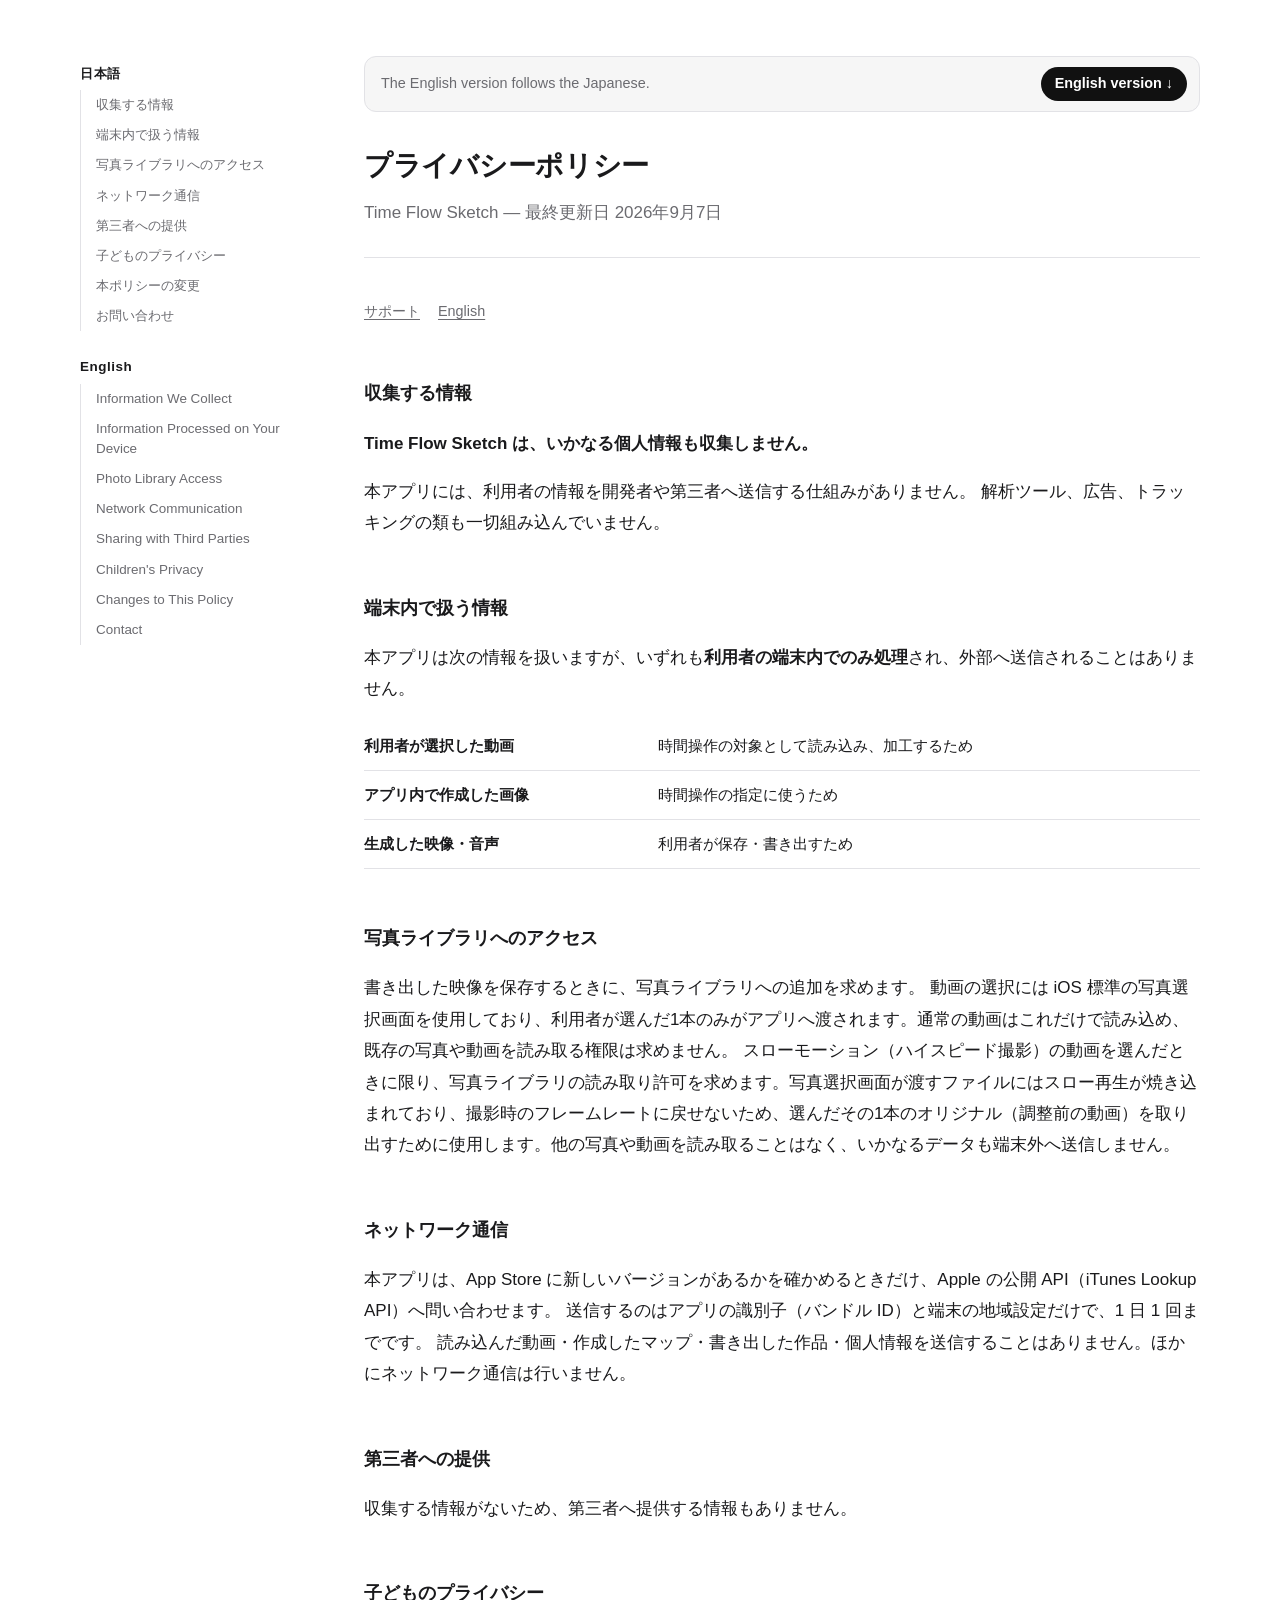
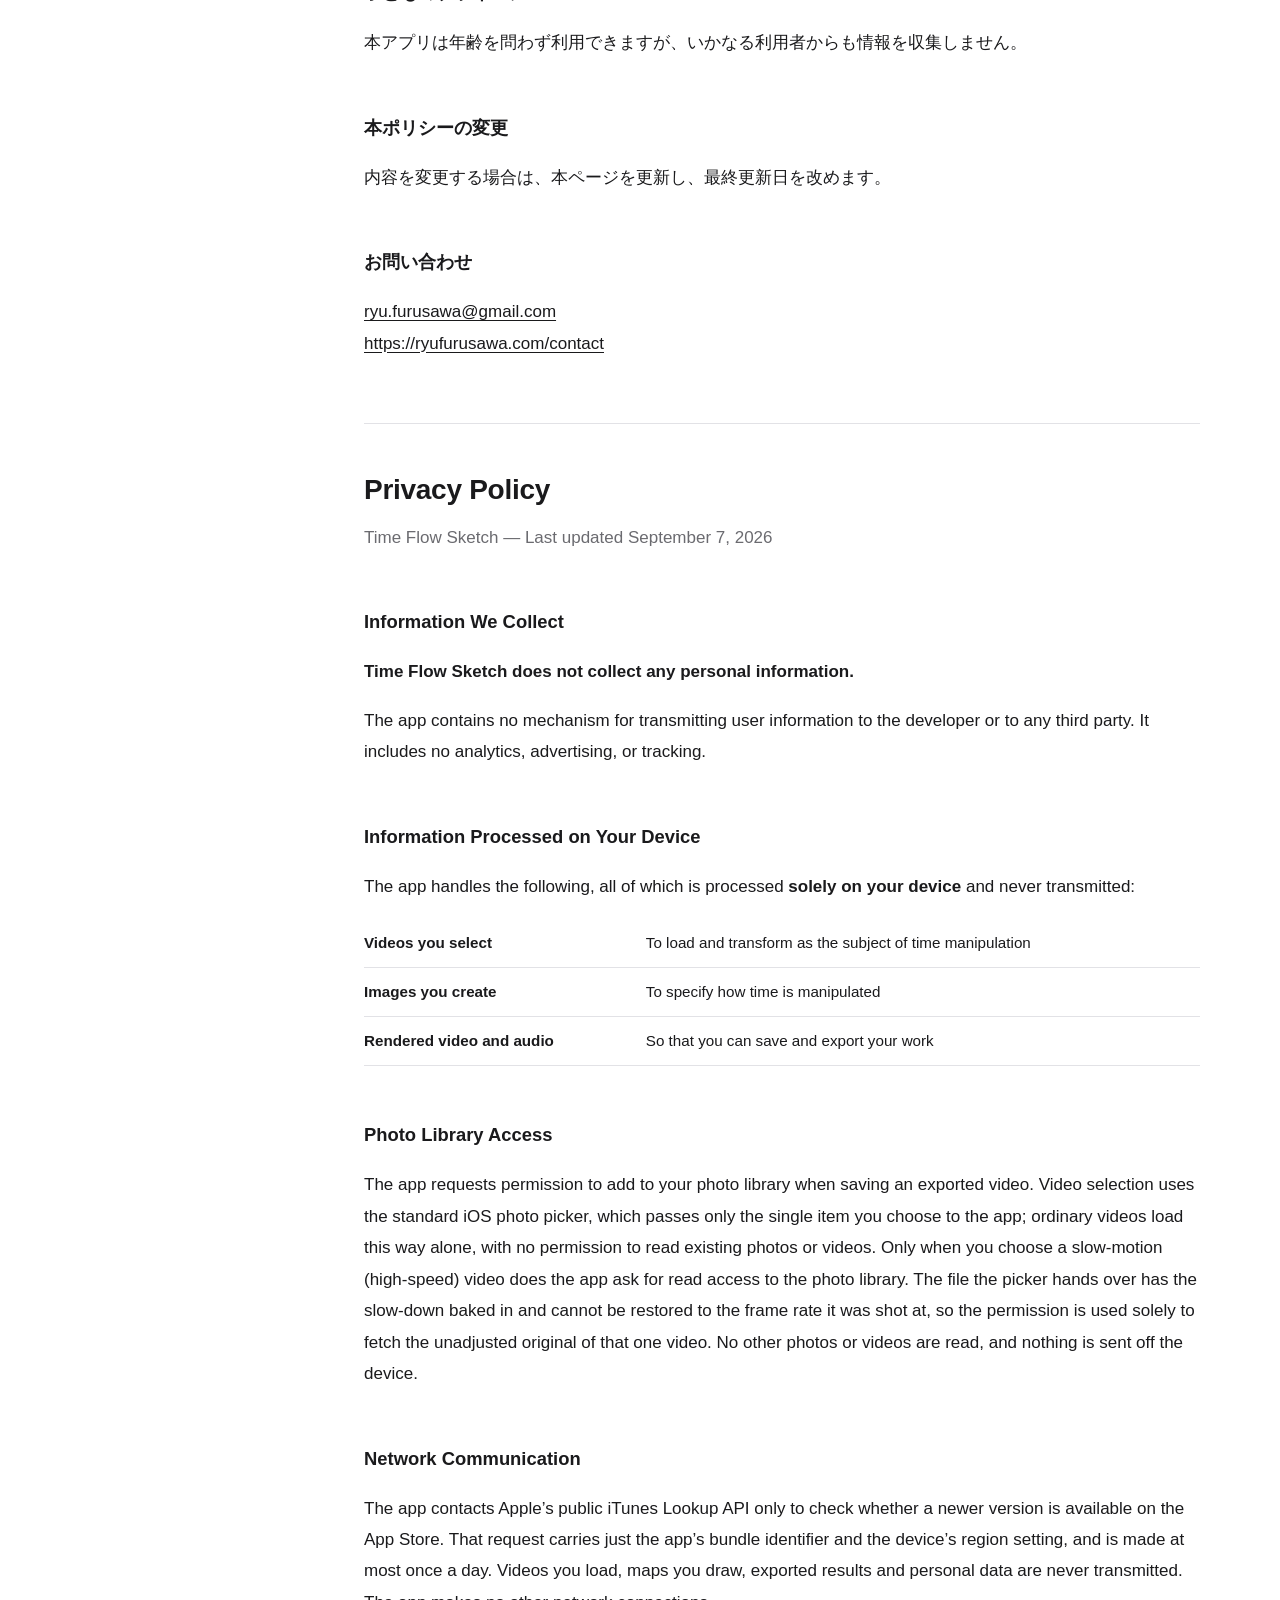
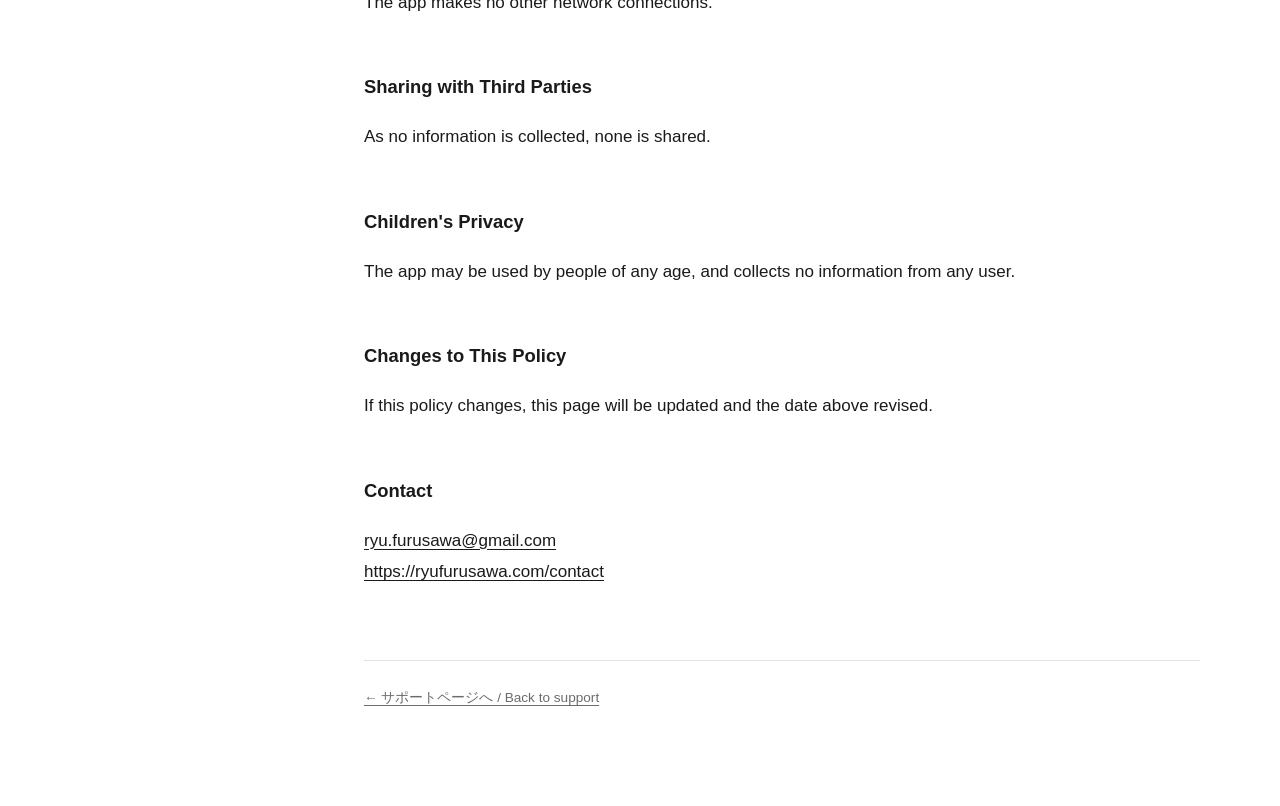
<file: privacy.html>
<!doctype html>
<html lang="ja">
<meta charset="utf-8">
<meta name="viewport" content="width=device-width, initial-scale=1">
<title>Time Flow Sketch — プライバシーポリシー</title>
<link rel="stylesheet" href="style.css">
<script src="toc.js" defer></script>
<div class="wrap">
<header>
  <p class="langbar" lang="en"><span>The English version follows the Japanese.</span><a class="jump" href="#en">English version ↓</a></p>
  <h1>プライバシーポリシー</h1>
  <p class="lede">Time Flow Sketch — 最終更新日 2026年9月7日</p>
</header>

<nav><a href="index.html">サポート</a><a href="#en">English</a></nav>

<h2>収集する情報</h2>
<p><strong>Time Flow Sketch は、いかなる個人情報も収集しません。</strong></p>
<p>
本アプリには、利用者の情報を開発者や第三者へ送信する仕組みがありません。
解析ツール、広告、トラッキングの類も一切組み込んでいません。
</p>

<h2>端末内で扱う情報</h2>
<p>本アプリは次の情報を扱いますが、いずれも<strong>利用者の端末内でのみ処理</strong>され、外部へ送信されることはありません。</p>
<table>
  <tr><th>利用者が選択した動画</th><td>時間操作の対象として読み込み、加工するため</td></tr>
  <tr><th>アプリ内で作成した画像</th><td>時間操作の指定に使うため</td></tr>
  <tr><th>生成した映像・音声</th><td>利用者が保存・書き出すため</td></tr>
</table>

<h2>写真ライブラリへのアクセス</h2>
<p>
書き出した映像を保存するときに、写真ライブラリへの追加を求めます。
動画の選択には iOS 標準の写真選択画面を使用しており、利用者が選んだ1本のみがアプリへ渡されます。通常の動画はこれだけで読み込め、既存の写真や動画を読み取る権限は求めません。
スローモーション（ハイスピード撮影）の動画を選んだときに限り、写真ライブラリの読み取り許可を求めます。写真選択画面が渡すファイルにはスロー再生が焼き込まれており、撮影時のフレームレートに戻せないため、選んだその1本のオリジナル（調整前の動画）を取り出すために使用します。他の写真や動画を読み取ることはなく、いかなるデータも端末外へ送信しません。
</p>

<h2>ネットワーク通信</h2>
<p>
本アプリは、App Store に新しいバージョンがあるかを確かめるときだけ、Apple の公開 API（iTunes Lookup API）へ問い合わせます。
送信するのはアプリの識別子（バンドル ID）と端末の地域設定だけで、1 日 1 回までです。
読み込んだ動画・作成したマップ・書き出した作品・個人情報を送信することはありません。ほかにネットワーク通信は行いません。
</p>

<h2>第三者への提供</h2>
<p>収集する情報がないため、第三者へ提供する情報もありません。</p>

<h2>子どものプライバシー</h2>
<p>本アプリは年齢を問わず利用できますが、いかなる利用者からも情報を収集しません。</p>

<h2>本ポリシーの変更</h2>
<p>内容を変更する場合は、本ページを更新し、最終更新日を改めます。</p>

<h2>お問い合わせ</h2>
<p>
<a href="mailto:ryu.furusawa@gmail.com">ryu.furusawa@gmail.com</a><br>
<a href="https://ryufurusawa.com/contact">https://ryufurusawa.com/contact</a>
</p>

<hr class="lang">

<h1 id="en">Privacy Policy</h1>
<p class="lede">Time Flow Sketch — Last updated September 7, 2026</p>

<h2>Information We Collect</h2>
<p><strong>Time Flow Sketch does not collect any personal information.</strong></p>
<p>
The app contains no mechanism for transmitting user information to the developer or to any
third party. It includes no analytics, advertising, or tracking.
</p>

<h2>Information Processed on Your Device</h2>
<p>The app handles the following, all of which is processed <strong>solely on your device</strong> and never transmitted:</p>
<table>
  <tr><th>Videos you select</th><td>To load and transform as the subject of time manipulation</td></tr>
  <tr><th>Images you create</th><td>To specify how time is manipulated</td></tr>
  <tr><th>Rendered video and audio</th><td>So that you can save and export your work</td></tr>
</table>

<h2>Photo Library Access</h2>
<p>
The app requests permission to add to your photo library when saving an exported video.
Video selection uses the standard iOS photo picker, which passes only the single item you choose
to the app; ordinary videos load this way alone, with no permission to read existing photos or videos.
Only when you choose a slow-motion (high-speed) video does the app ask for read access to the
photo library. The file the picker hands over has the slow-down baked in and cannot be restored to
the frame rate it was shot at, so the permission is used solely to fetch the unadjusted original of
that one video. No other photos or videos are read, and nothing is sent off the device.
</p>

<h2>Network Communication</h2>
<p>
The app contacts Apple&rsquo;s public iTunes Lookup API only to check whether a newer version is available on
the App Store. That request carries just the app&rsquo;s bundle identifier and the device&rsquo;s region
setting, and is made at most once a day. Videos you load, maps you draw, exported results and personal data
are never transmitted. The app makes no other network connections.
</p>

<h2>Sharing with Third Parties</h2>
<p>As no information is collected, none is shared.</p>

<h2>Children's Privacy</h2>
<p>The app may be used by people of any age, and collects no information from any user.</p>

<h2>Changes to This Policy</h2>
<p>If this policy changes, this page will be updated and the date above revised.</p>

<h2>Contact</h2>
<p>
<a href="mailto:ryu.furusawa@gmail.com">ryu.furusawa@gmail.com</a><br>
<a href="https://ryufurusawa.com/contact">https://ryufurusawa.com/contact</a>
</p>

<footer><a href="index.html">← サポートページへ / Back to support</a></footer>
</div>
</html>
</file>
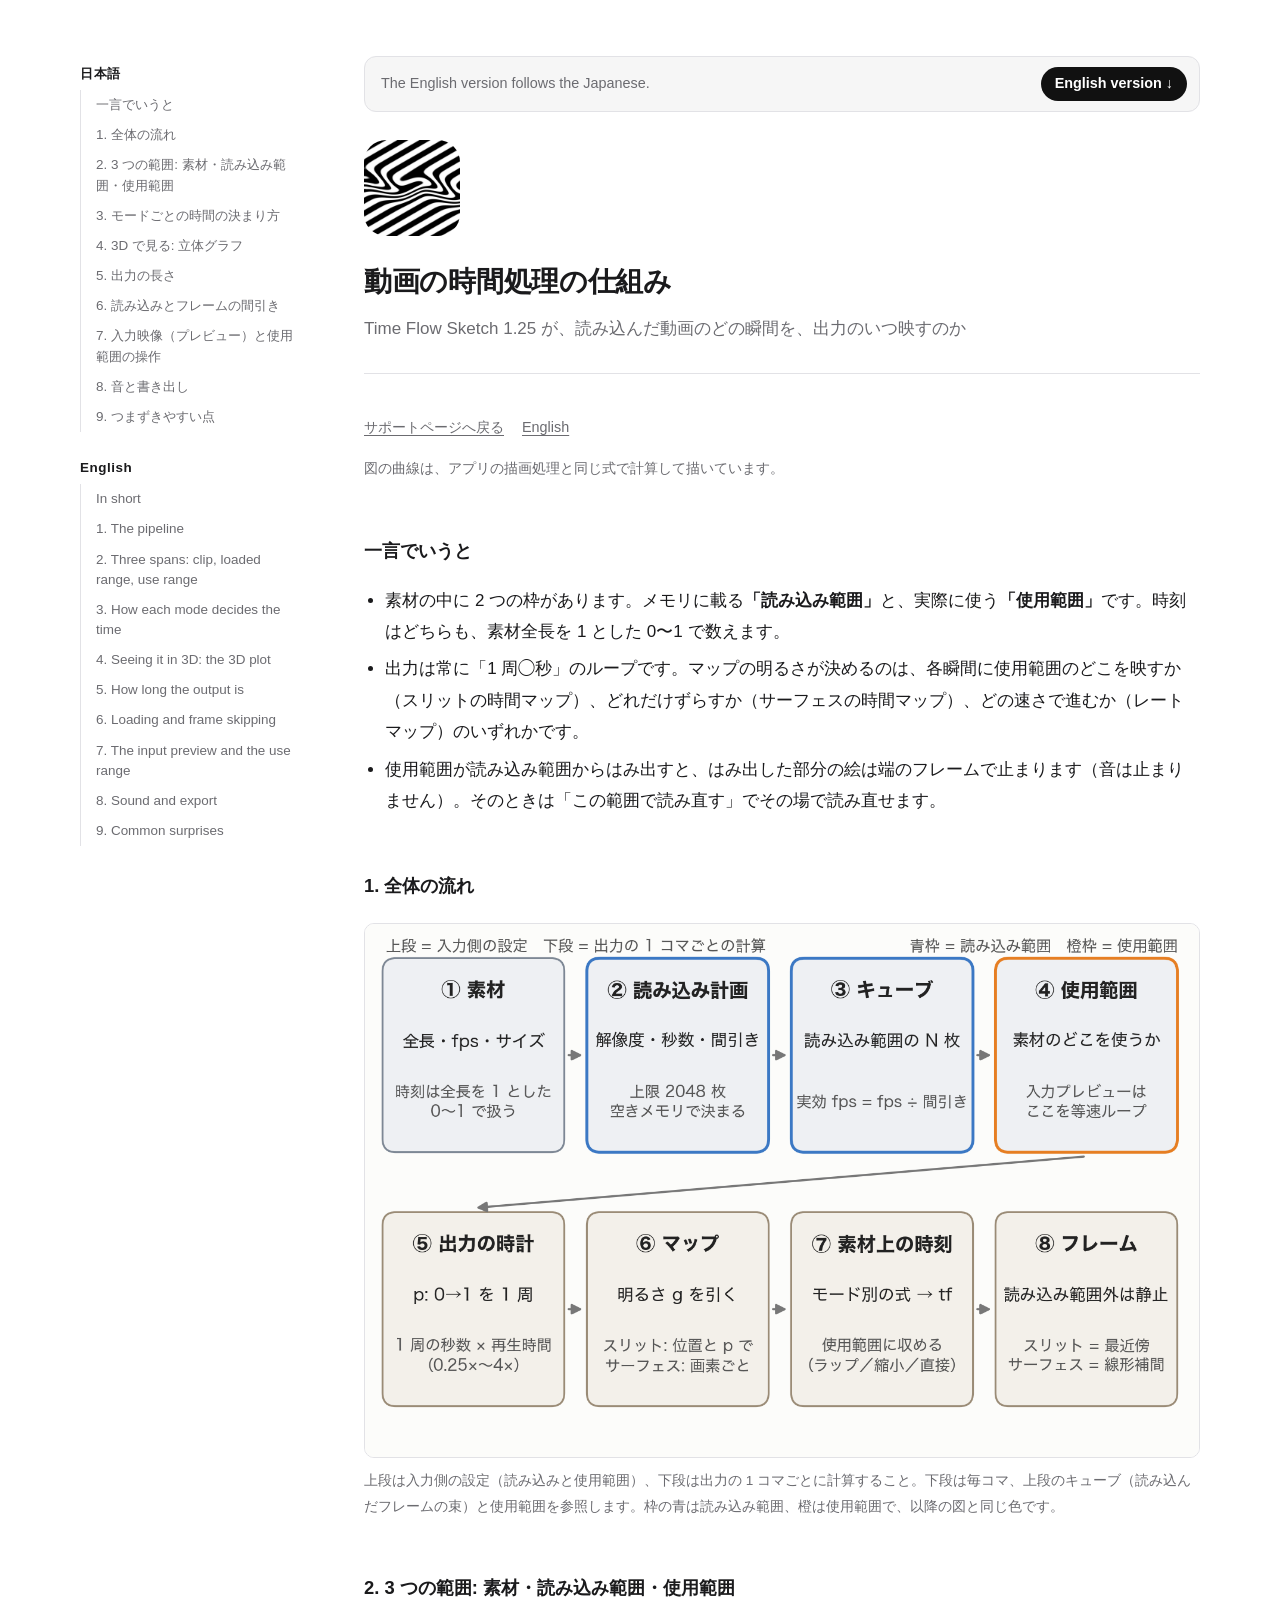
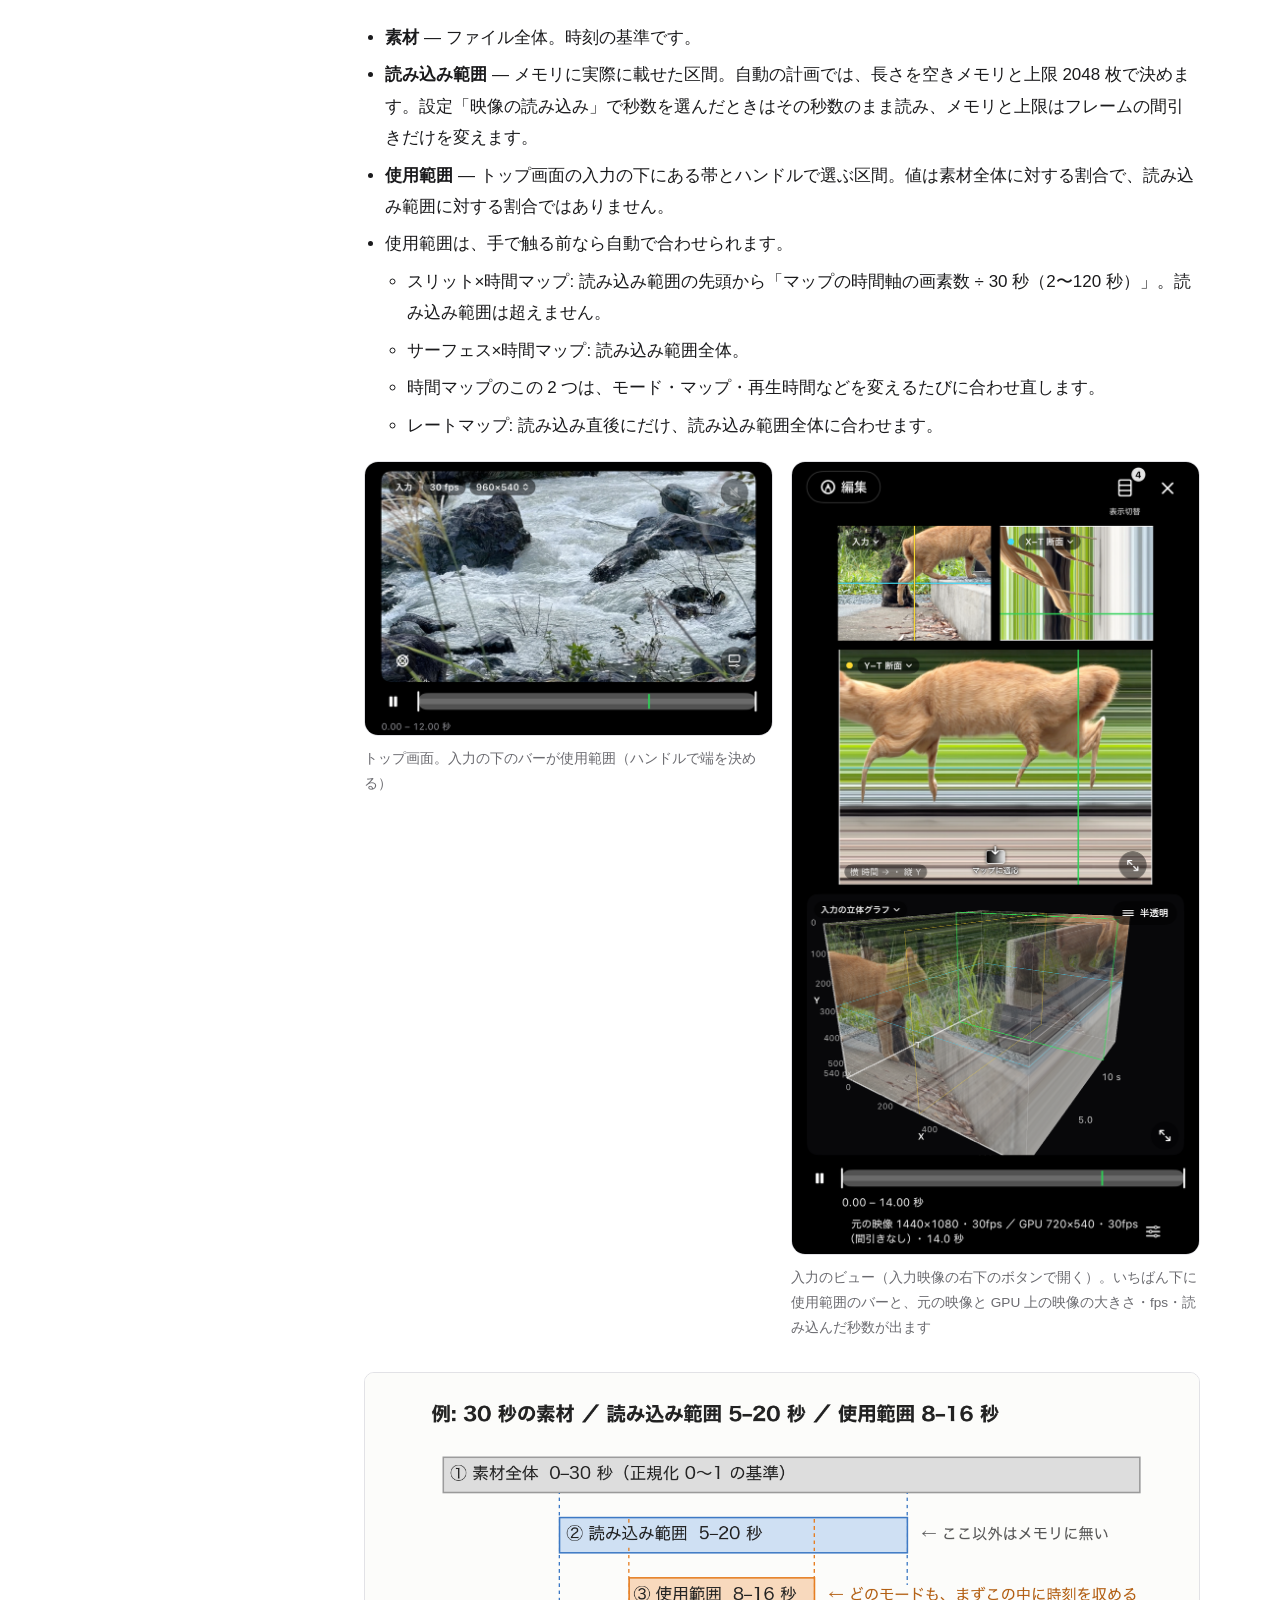
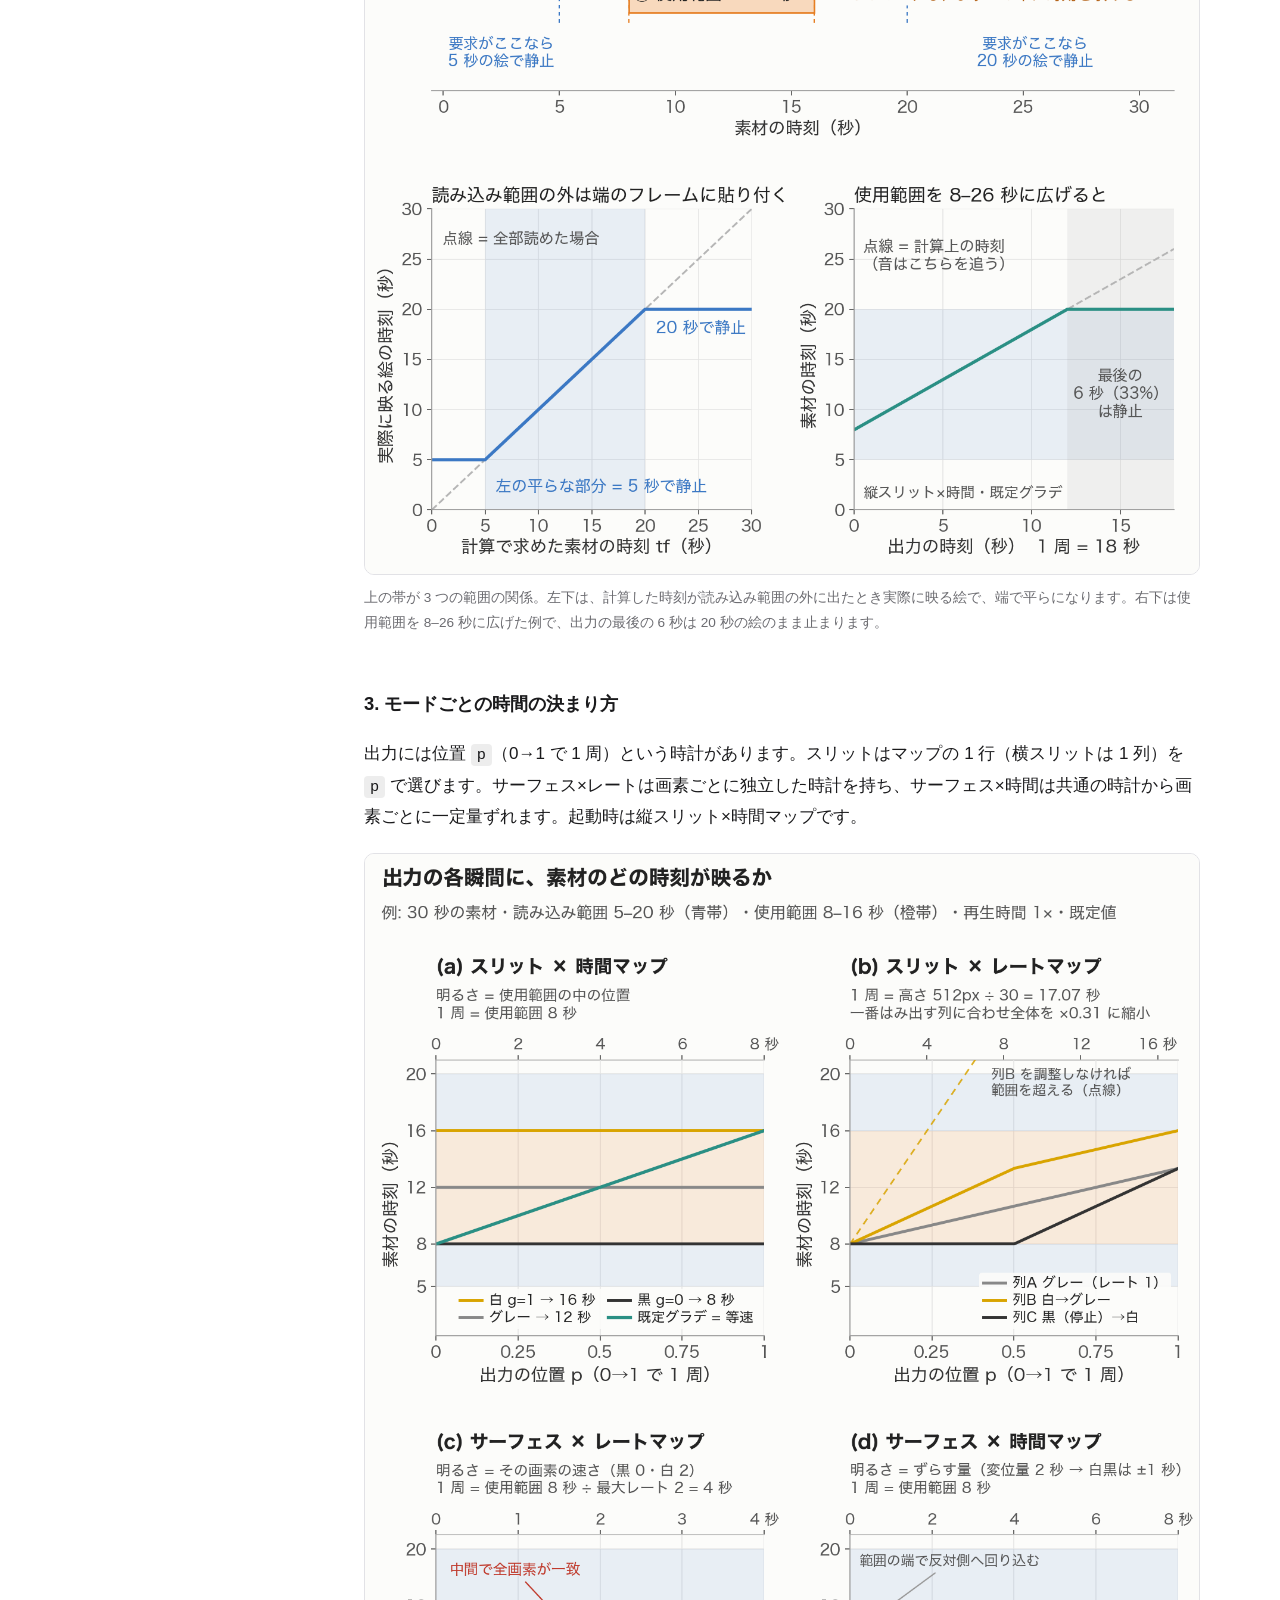
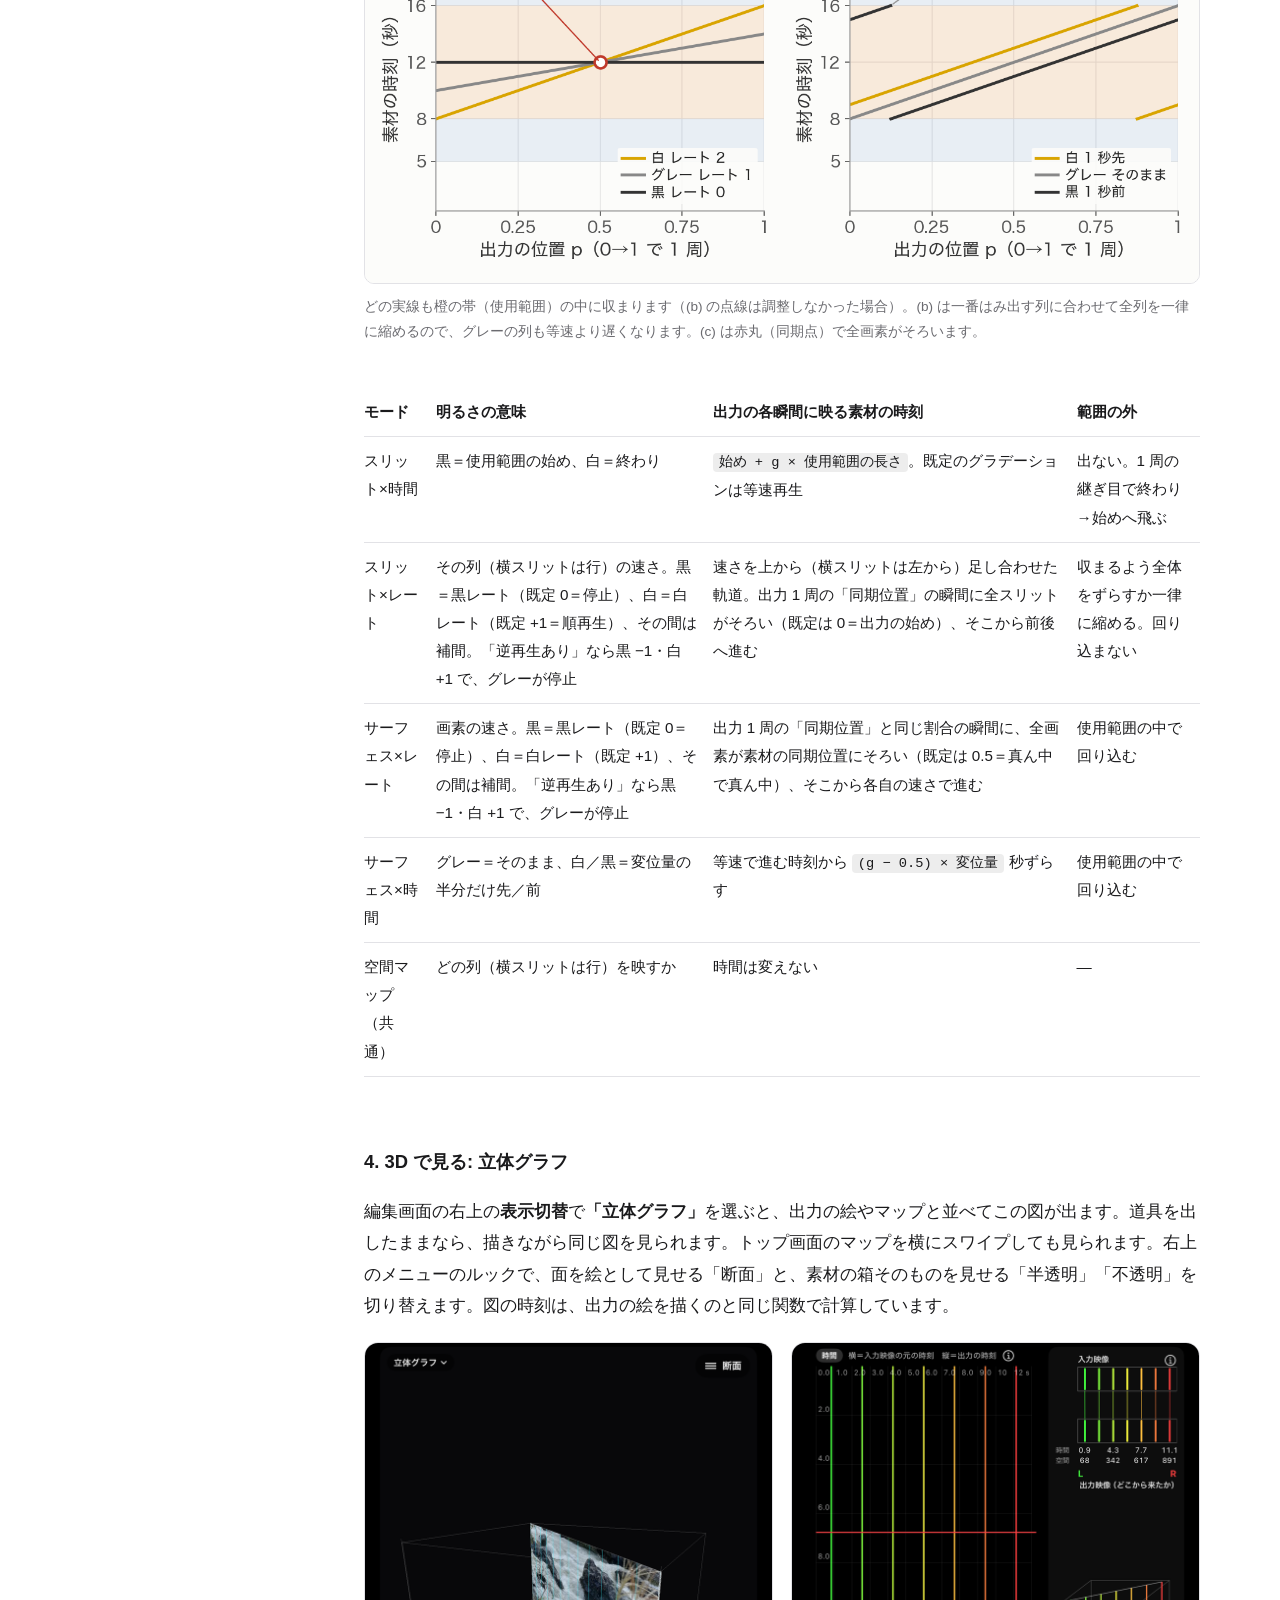
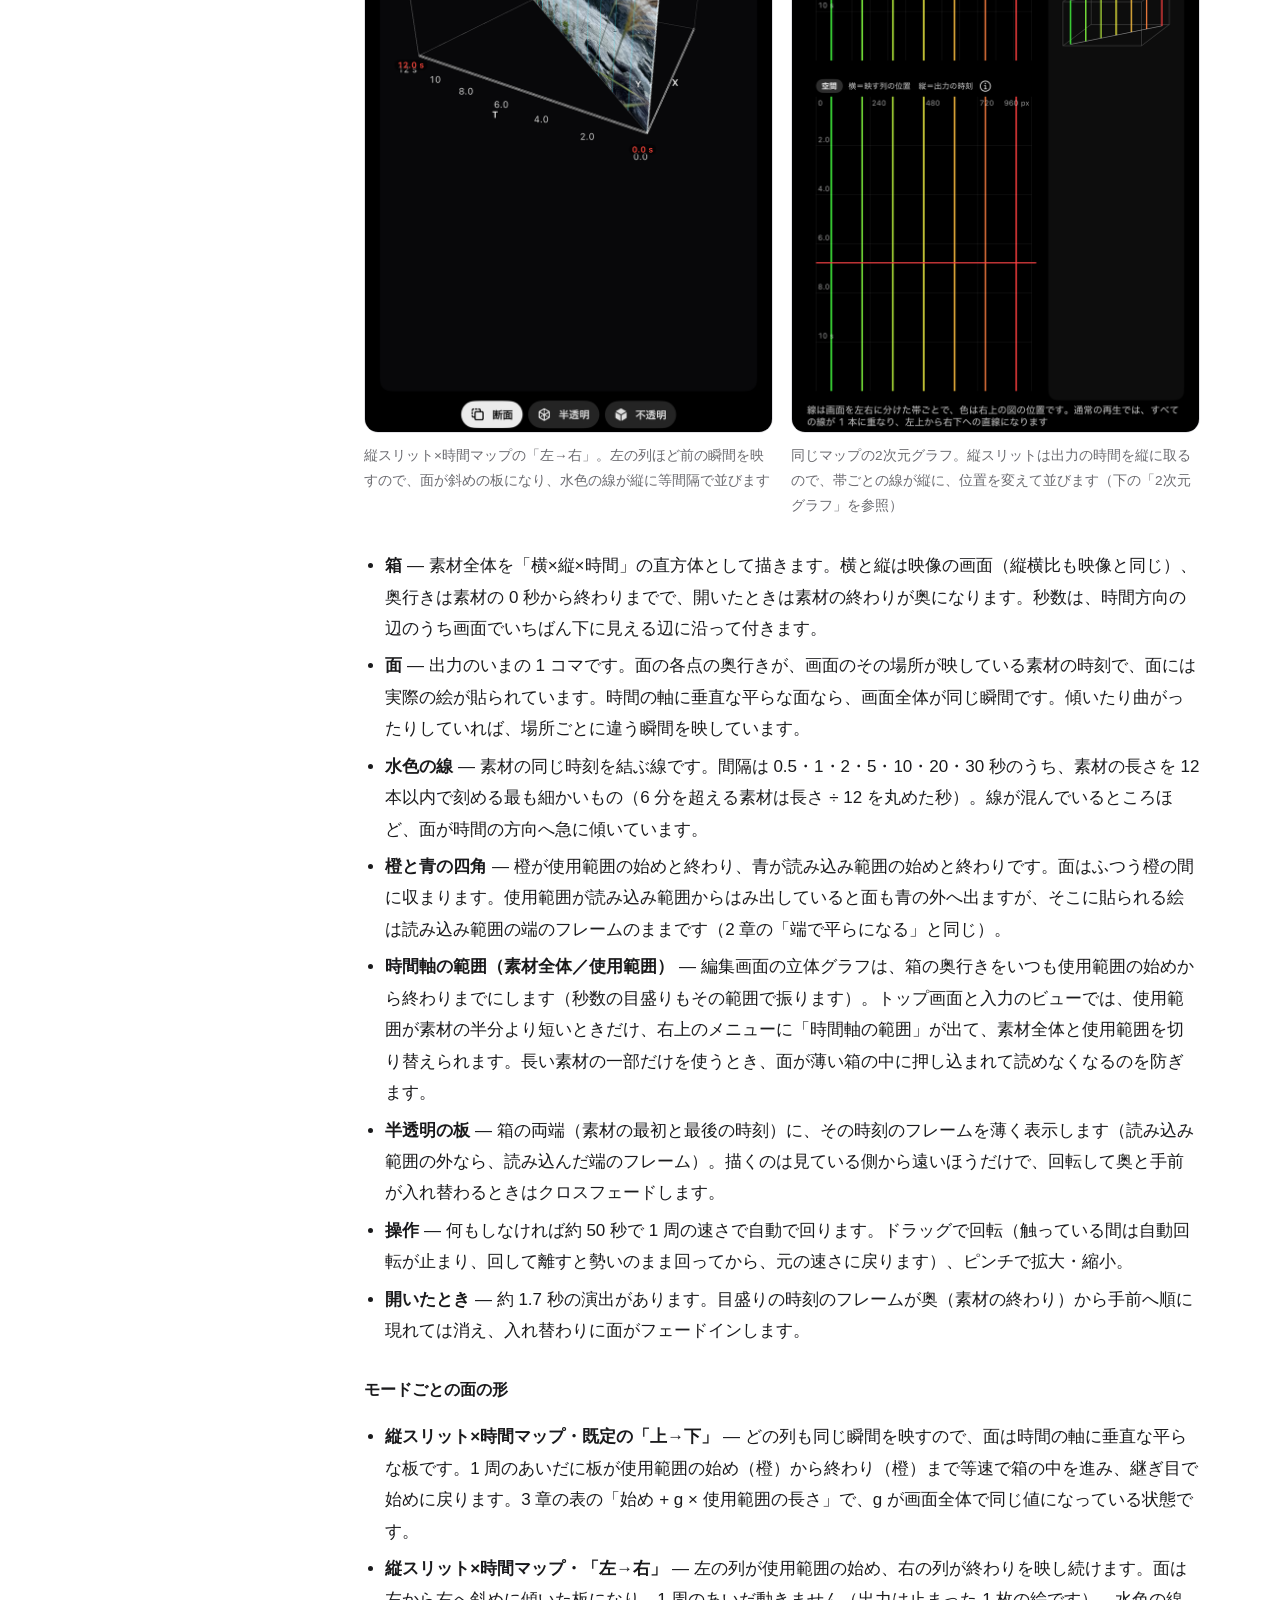
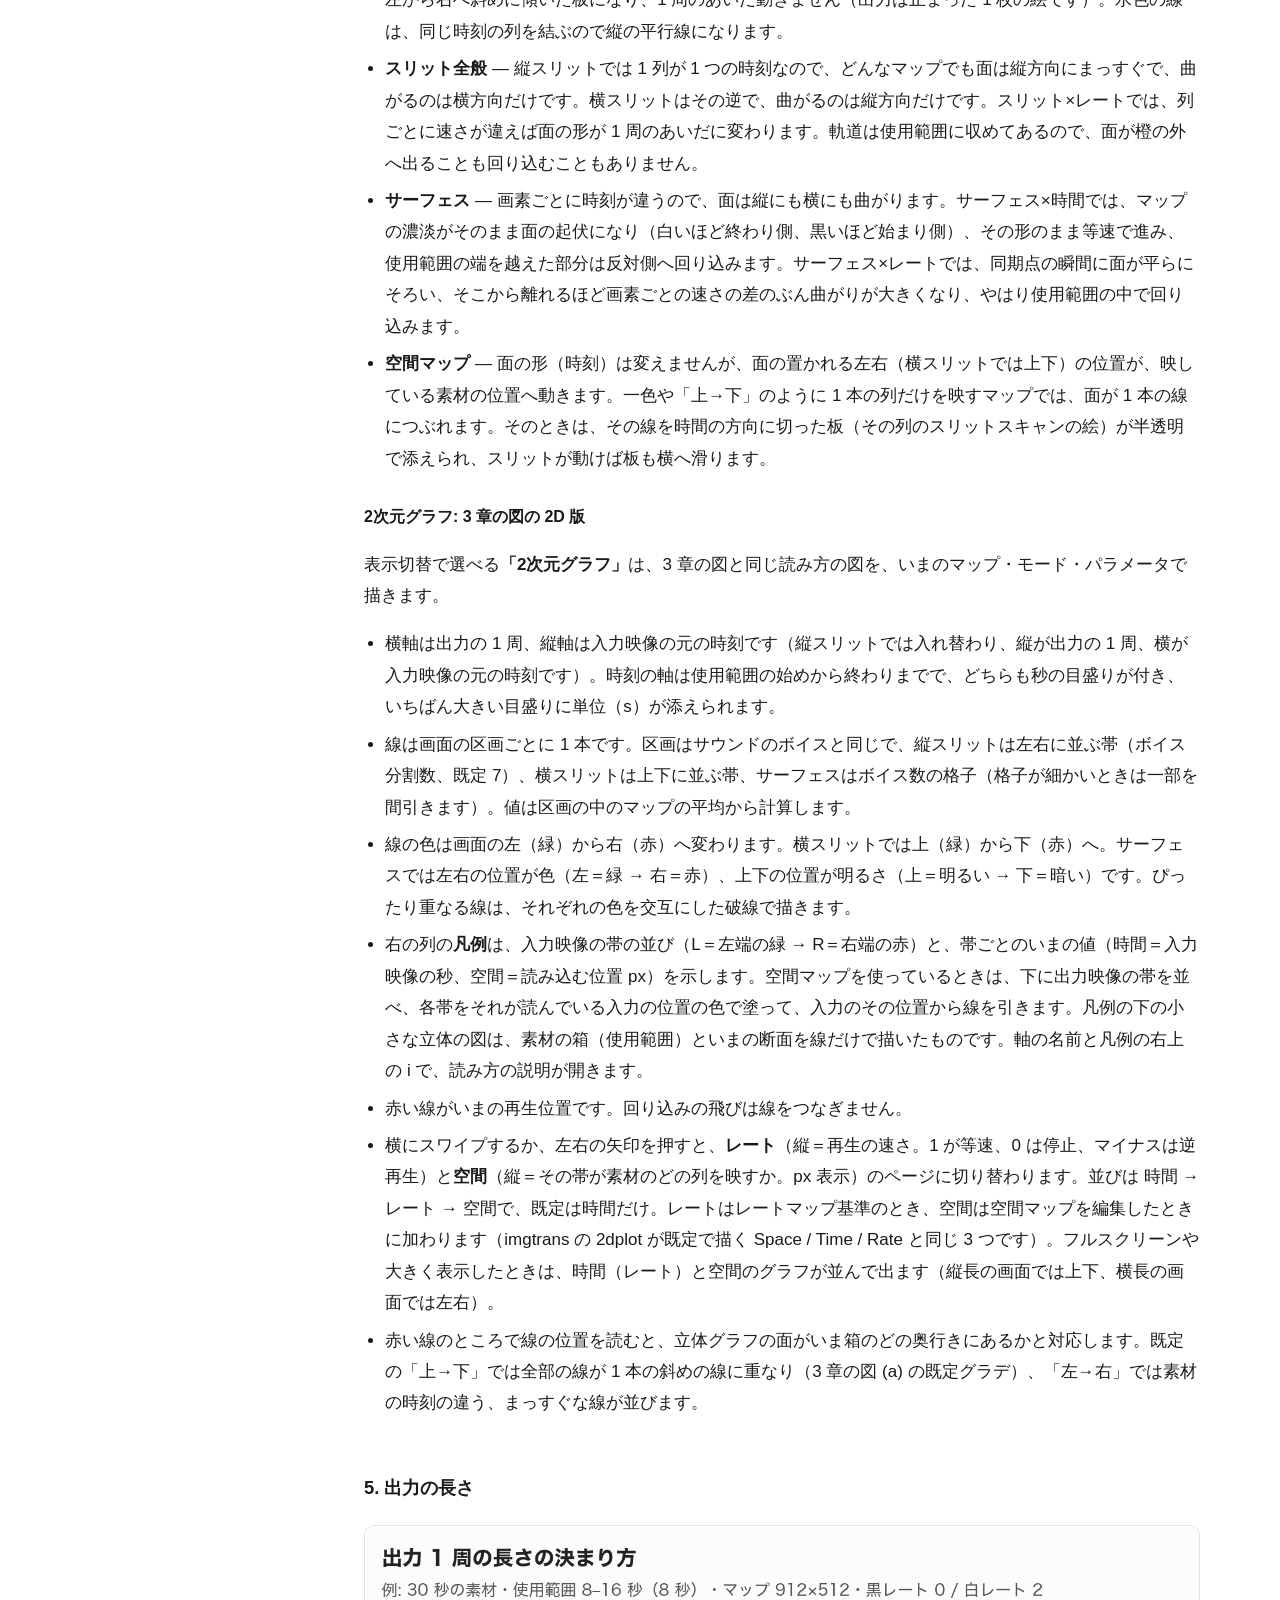
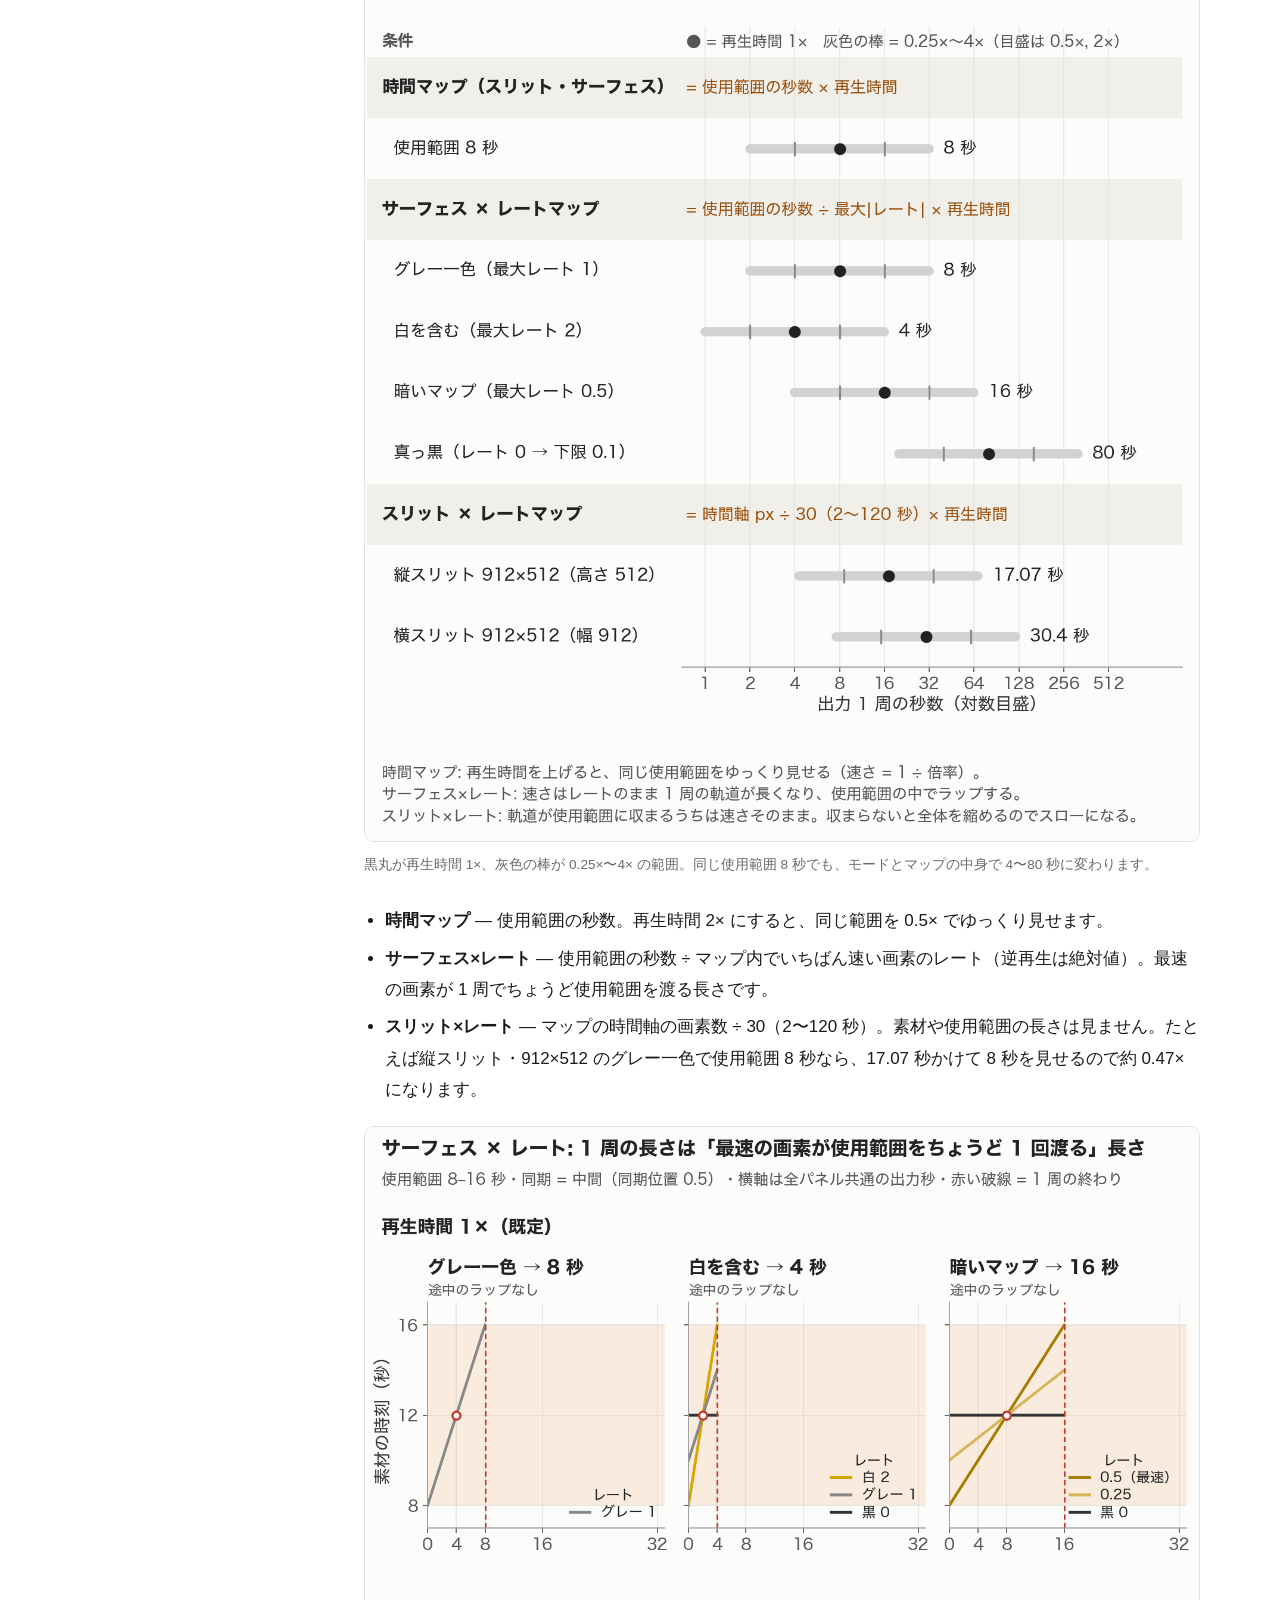
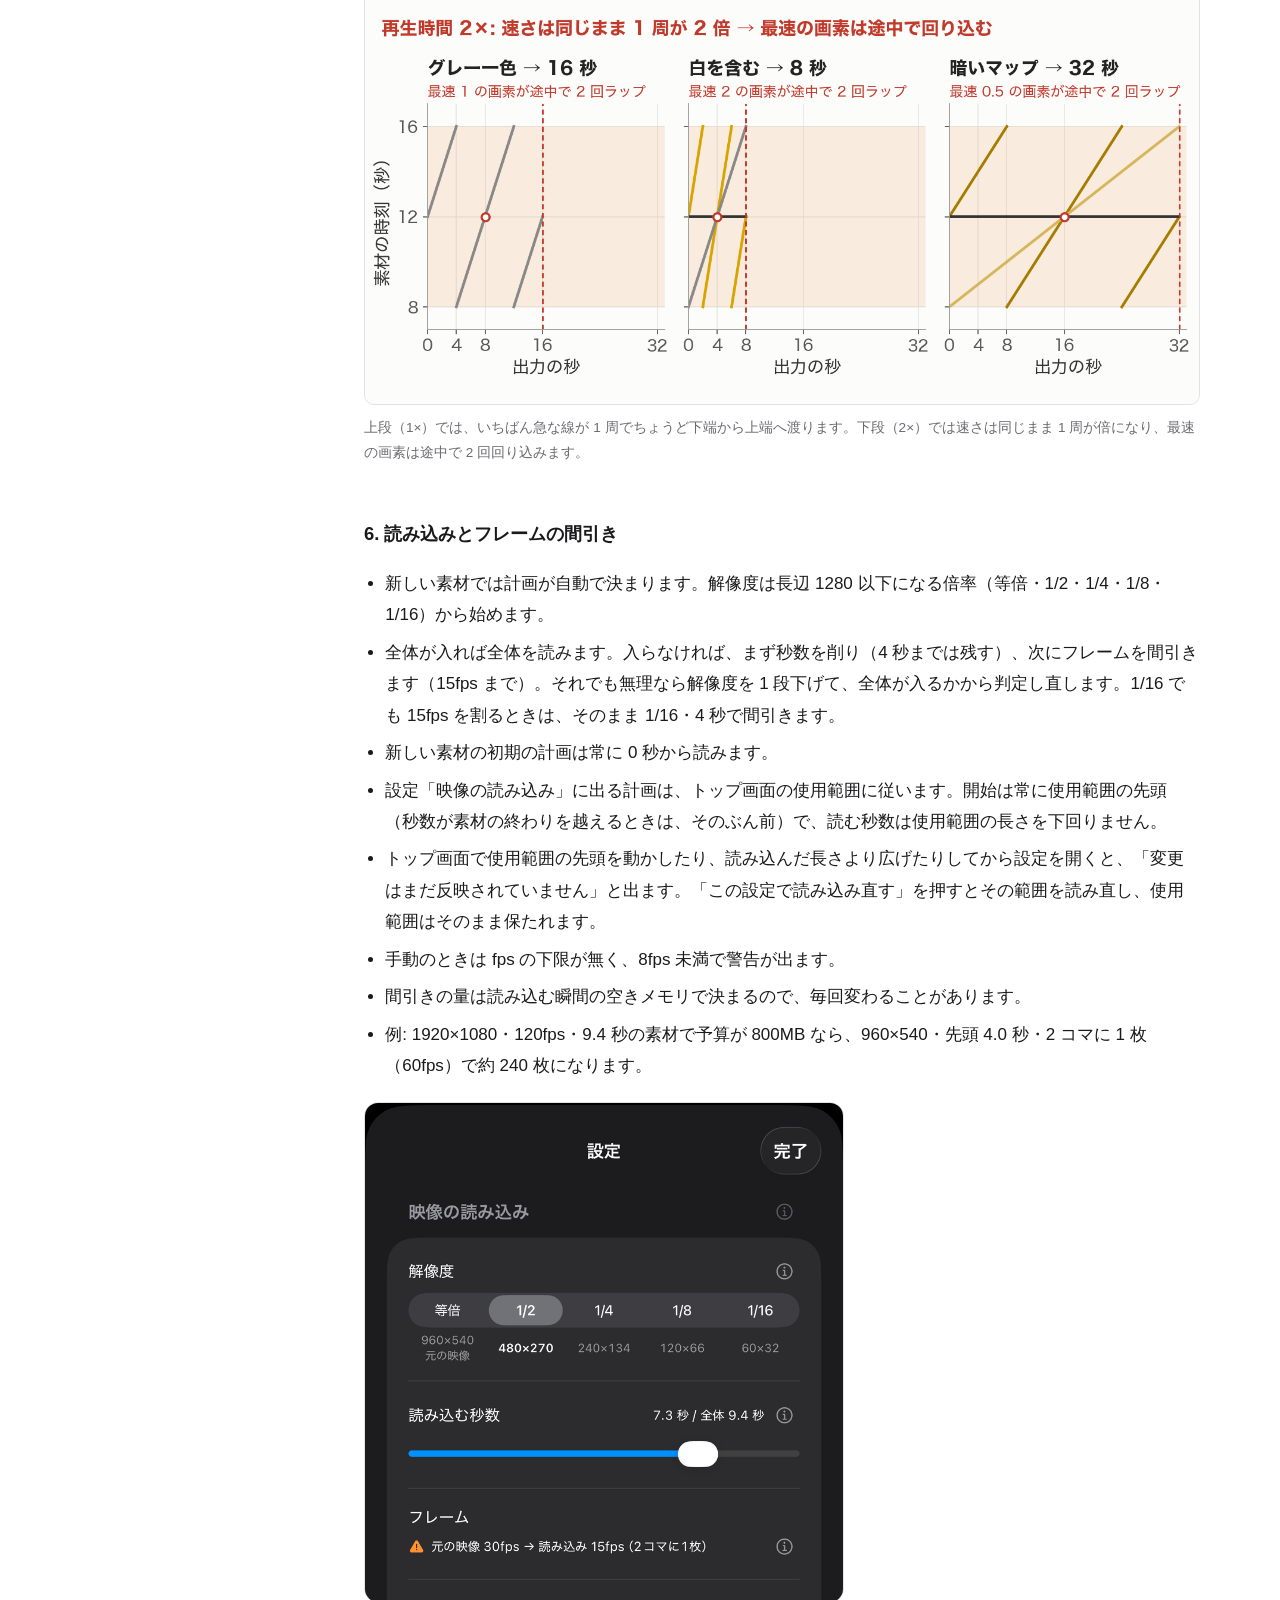
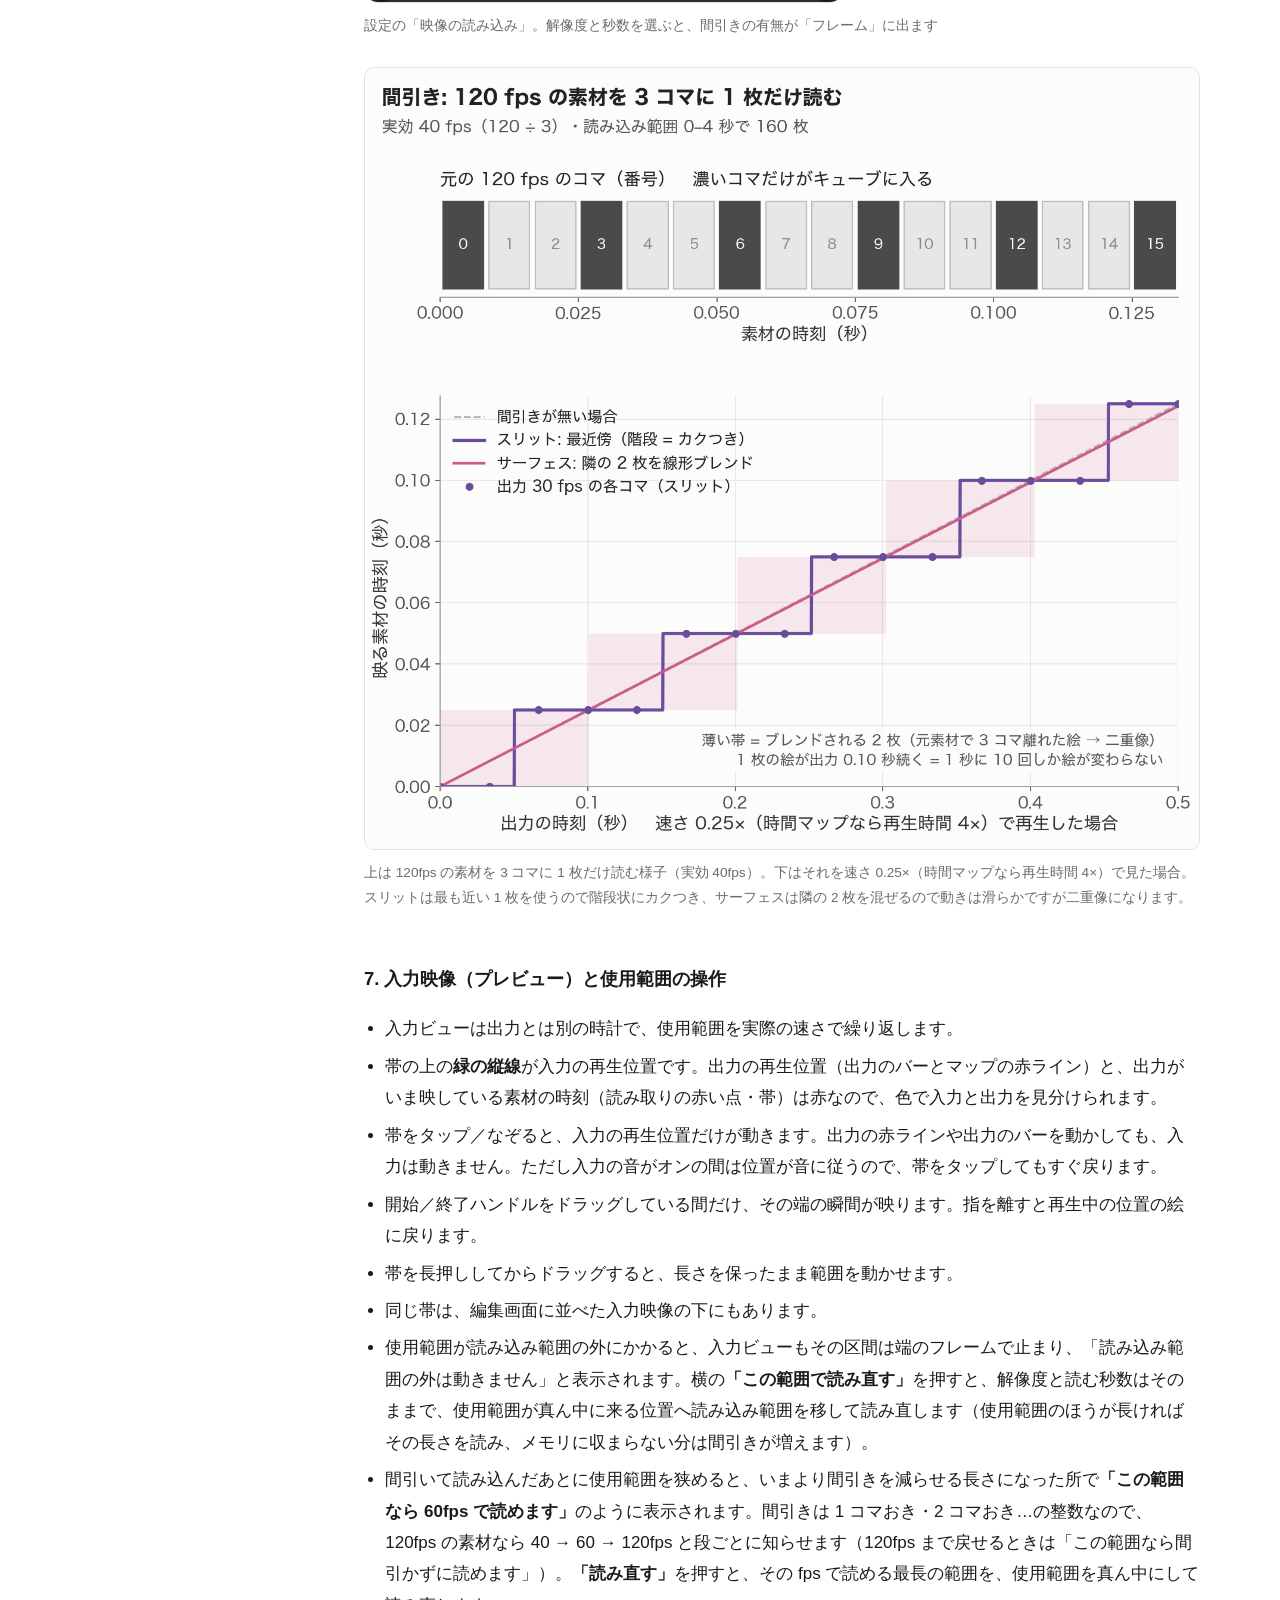
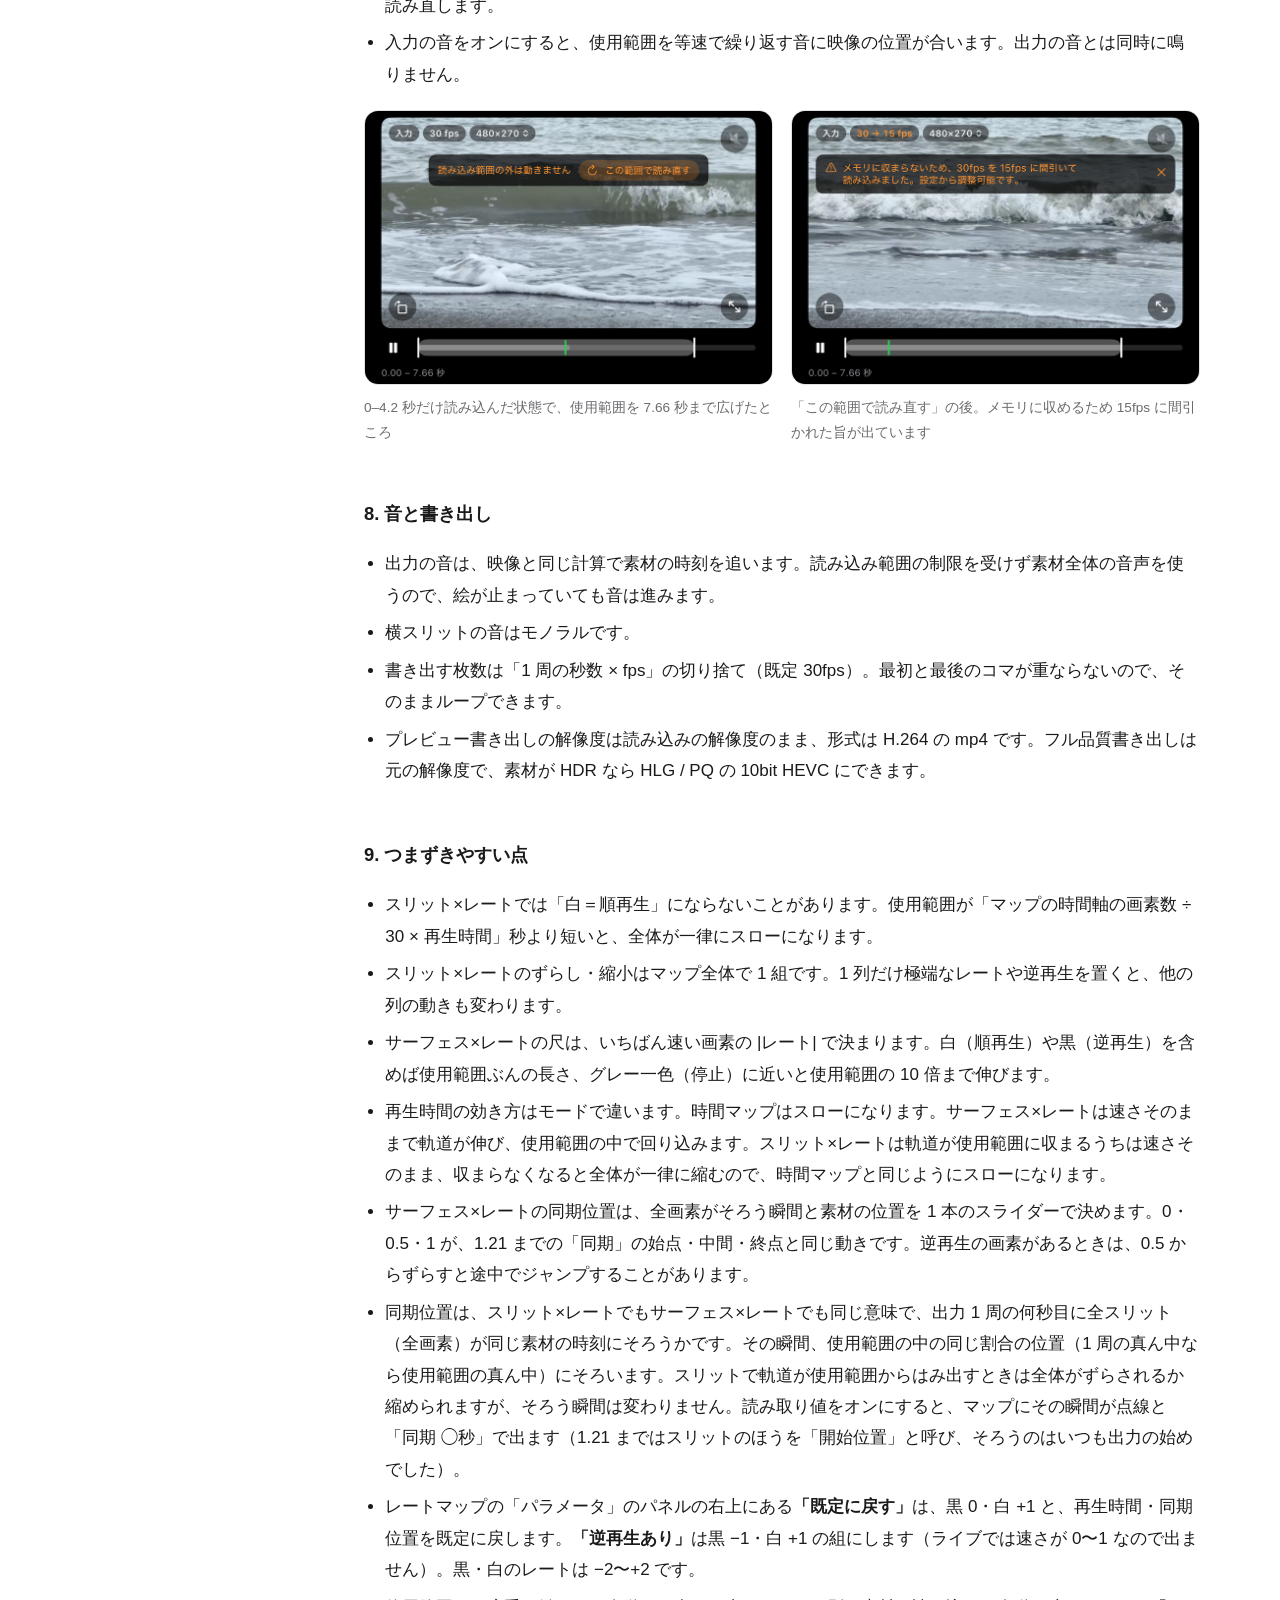
<file: time.html>
<!doctype html>
<html lang="ja">
<meta charset="utf-8">
<meta name="viewport" content="width=device-width, initial-scale=1">
<title>Time Flow Sketch — 動画の時間処理の仕組み / How time processing works</title>
<link rel="stylesheet" href="style.css">
<script src="toc.js" defer></script>
<style>
  /* 解説図はスクリーンショットより横長なので、本文の幅いっぱいに出す */
  figure.diagram img { max-width:100%; border-radius:10px; }
  .table-scroll { overflow-x:auto; }
  .table-scroll table { min-width:560px; }
  .note { color:var(--muted); font-size:.9rem; }
</style>
<div class="wrap">
<header>
  <p class="langbar" lang="en"><span>The English version follows the Japanese.</span><a class="jump" href="#en">English version ↓</a></p>
  <img class="icon" src="icon.png" alt="">
  <h1 id="top">動画の時間処理の仕組み</h1>
  <p class="lede">Time Flow Sketch 1.25 が、読み込んだ動画のどの瞬間を、出力のいつ映すのか</p>
</header>

<nav><a href="index.html">サポートページへ戻る</a><a href="#en">English</a></nav>

<p class="note">図の曲線は、アプリの描画処理と同じ式で計算して描いています。</p>

<h2>一言でいうと</h2>
<ul>
  <li>素材の中に 2 つの枠があります。メモリに載る<strong>「読み込み範囲」</strong>と、実際に使う<strong>「使用範囲」</strong>です。時刻はどちらも、素材全長を 1 とした 0〜1 で数えます。</li>
  <li>出力は常に「1 周◯秒」のループです。マップの明るさが決めるのは、各瞬間に使用範囲のどこを映すか（スリットの時間マップ）、どれだけずらすか（サーフェスの時間マップ）、どの速さで進むか（レートマップ）のいずれかです。</li>
  <li>使用範囲が読み込み範囲からはみ出すと、はみ出した部分の絵は端のフレームで止まります（音は止まりません）。そのときは「この範囲で読み直す」でその場で読み直せます。</li>
</ul>

<h2>1. 全体の流れ</h2>
<figure class="diagram">
  <img src="time/ja/fig1_pipeline.png" alt="素材から出力フレームまでの 8 段階の流れ">
  <figcaption>上段は入力側の設定（読み込みと使用範囲）、下段は出力の 1 コマごとに計算すること。下段は毎コマ、上段のキューブ（読み込んだフレームの束）と使用範囲を参照します。枠の青は読み込み範囲、橙は使用範囲で、以降の図と同じ色です。</figcaption>
</figure>

<h2>2. 3 つの範囲: 素材・読み込み範囲・使用範囲</h2>
<ul>
  <li><strong>素材</strong> — ファイル全体。時刻の基準です。</li>
  <li><strong>読み込み範囲</strong> — メモリに実際に載せた区間。自動の計画では、長さを空きメモリと上限 2048 枚で決めます。設定「映像の読み込み」で秒数を選んだときはその秒数のまま読み、メモリと上限はフレームの間引きだけを変えます。</li>
  <li><strong>使用範囲</strong> — トップ画面の入力の下にある帯とハンドルで選ぶ区間。値は素材全体に対する割合で、読み込み範囲に対する割合ではありません。</li>
  <li>使用範囲は、手で触る前なら自動で合わせられます。
    <ul>
      <li>スリット×時間マップ: 読み込み範囲の先頭から「マップの時間軸の画素数 ÷ 30 秒（2〜120 秒）」。読み込み範囲は超えません。</li>
      <li>サーフェス×時間マップ: 読み込み範囲全体。</li>
      <li>時間マップのこの 2 つは、モード・マップ・再生時間などを変えるたびに合わせ直します。</li>
      <li>レートマップ: 読み込み直後にだけ、読み込み範囲全体に合わせます。</li>
    </ul>
  </li>
</ul>
<div class="gallery">
  <figure><img src="shots/v132/ja/top_range.png" alt="トップ画面。入力映像の下に使用範囲のバーと秒数" loading="lazy"><figcaption>トップ画面。入力の下のバーが使用範囲（ハンドルで端を決める）</figcaption></figure>
  <figure><img src="shots/v132/ja/input_view.png" alt="入力のビュー。入力映像、X–T 断面、Y–T 断面、入力の立体グラフの下に、使用範囲のバー、秒数、読み込みの情報" loading="lazy"><figcaption>入力のビュー（入力映像の右下のボタンで開く）。いちばん下に使用範囲のバーと、元の映像と GPU 上の映像の大きさ・fps・読み込んだ秒数が出ます</figcaption></figure>
</div>
<figure class="diagram">
  <img src="time/ja/fig2_ranges.png" alt="素材・読み込み範囲・使用範囲の関係と、読み込み範囲の外で絵が止まる様子">
  <figcaption>上の帯が 3 つの範囲の関係。左下は、計算した時刻が読み込み範囲の外に出たとき実際に映る絵で、端で平らになります。右下は使用範囲を 8–26 秒に広げた例で、出力の最後の 6 秒は 20 秒の絵のまま止まります。</figcaption>
</figure>

<h2>3. モードごとの時間の決まり方</h2>
<p>出力には位置 <code>p</code>（0→1 で 1 周）という時計があります。スリットはマップの 1 行（横スリットは 1 列）を <code>p</code> で選びます。サーフェス×レートは画素ごとに独立した時計を持ち、サーフェス×時間は共通の時計から画素ごとに一定量ずれます。起動時は縦スリット×時間マップです。</p>
<figure class="diagram">
  <img src="time/ja/fig3_modes.png" alt="4 つの組み合わせで、出力の位置と素材の時刻の関係を比べた図">
  <figcaption>どの実線も橙の帯（使用範囲）の中に収まります（(b) の点線は調整しなかった場合）。(b) は一番はみ出す列に合わせて全列を一律に縮めるので、グレーの列も等速より遅くなります。(c) は赤丸（同期点）で全画素がそろいます。</figcaption>
</figure>
<div class="table-scroll">
<table>
  <tr><th>モード</th><th>明るさの意味</th><th>出力の各瞬間に映る素材の時刻</th><th>範囲の外</th></tr>
  <tr><td>スリット×時間</td><td>黒＝使用範囲の始め、白＝終わり</td><td><code>始め + g × 使用範囲の長さ</code>。既定のグラデーションは等速再生</td><td>出ない。1 周の継ぎ目で終わり→始めへ飛ぶ</td></tr>
  <tr><td>スリット×レート</td><td>その列（横スリットは行）の速さ。黒＝黒レート（既定 0＝停止）、白＝白レート（既定 +1＝順再生）、その間は補間。「逆再生あり」なら黒 −1・白 +1 で、グレーが停止</td><td>速さを上から（横スリットは左から）足し合わせた軌道。出力 1 周の「同期位置」の瞬間に全スリットがそろい（既定は 0＝出力の始め）、そこから前後へ進む</td><td>収まるよう全体をずらすか一律に縮める。回り込まない</td></tr>
  <tr><td>サーフェス×レート</td><td>画素の速さ。黒＝黒レート（既定 0＝停止）、白＝白レート（既定 +1）、その間は補間。「逆再生あり」なら黒 −1・白 +1 で、グレーが停止</td><td>出力 1 周の「同期位置」と同じ割合の瞬間に、全画素が素材の同期位置にそろい（既定は 0.5＝真ん中で真ん中）、そこから各自の速さで進む</td><td>使用範囲の中で回り込む</td></tr>
  <tr><td>サーフェス×時間</td><td>グレー＝そのまま、白／黒＝変位量の半分だけ先／前</td><td>等速で進む時刻から <code>(g − 0.5) × 変位量</code> 秒ずらす</td><td>使用範囲の中で回り込む</td></tr>
  <tr><td>空間マップ（共通）</td><td>どの列（横スリットは行）を映すか</td><td>時間は変えない</td><td>—</td></tr>
</table>
</div>

<h2 id="volume">4. 3D で見る: 立体グラフ</h2>
<p>編集画面の右上の<strong>表示切替</strong>で<strong>「立体グラフ」</strong>を選ぶと、出力の絵やマップと並べてこの図が出ます。道具を出したままなら、描きながら同じ図を見られます。トップ画面のマップを横にスワイプしても見られます。右上のメニューのルックで、面を絵として見せる「断面」と、素材の箱そのものを見せる「半透明」「不透明」を切り替えます。図の時刻は、出力の絵を描くのと同じ関数で計算しています。</p>
<div class="gallery">
  <figure><img src="shots/v132/ja/volume.png" alt="立体グラフ。素材の箱の中で斜めに傾いた面と、X・Y・T の軸、秒数の目盛り" loading="lazy"><figcaption>縦スリット×時間マップの「左→右」。左の列ほど前の瞬間を映すので、面が斜めの板になり、水色の線が縦に等間隔で並びます</figcaption></figure>
  <figure><img src="shots/v132/ja/plot2d.png" alt="2次元グラフ。上の時間、下の空間のグラフに、位置の違う 7 本の縦の線が左の緑から右の赤まで並び、赤い横線が再生位置。右の列に凡例と小さな立体の図" loading="lazy"><figcaption>同じマップの2次元グラフ。縦スリットは出力の時間を縦に取るので、帯ごとの線が縦に、位置を変えて並びます（下の「2次元グラフ」を参照）</figcaption></figure>
</div>
<ul>
  <li><strong>箱</strong> — 素材全体を「横×縦×時間」の直方体として描きます。横と縦は映像の画面（縦横比も映像と同じ）、奥行きは素材の 0 秒から終わりまでで、開いたときは素材の終わりが奥になります。秒数は、時間方向の辺のうち画面でいちばん下に見える辺に沿って付きます。</li>
  <li><strong>面</strong> — 出力のいまの 1 コマです。面の各点の奥行きが、画面のその場所が映している素材の時刻で、面には実際の絵が貼られています。時間の軸に垂直な平らな面なら、画面全体が同じ瞬間です。傾いたり曲がったりしていれば、場所ごとに違う瞬間を映しています。</li>
  <li><strong>水色の線</strong> — 素材の同じ時刻を結ぶ線です。間隔は 0.5・1・2・5・10・20・30 秒のうち、素材の長さを 12 本以内で刻める最も細かいもの（6 分を超える素材は長さ ÷ 12 を丸めた秒）。線が混んでいるところほど、面が時間の方向へ急に傾いています。</li>
  <li><strong>橙と青の四角</strong> — 橙が使用範囲の始めと終わり、青が読み込み範囲の始めと終わりです。面はふつう橙の間に収まります。使用範囲が読み込み範囲からはみ出していると面も青の外へ出ますが、そこに貼られる絵は読み込み範囲の端のフレームのままです（2 章の「端で平らになる」と同じ）。</li>
  <li><strong>時間軸の範囲（素材全体／使用範囲）</strong> — 編集画面の立体グラフは、箱の奥行きをいつも使用範囲の始めから終わりまでにします（秒数の目盛りもその範囲で振ります）。トップ画面と入力のビューでは、使用範囲が素材の半分より短いときだけ、右上のメニューに「時間軸の範囲」が出て、素材全体と使用範囲を切り替えられます。長い素材の一部だけを使うとき、面が薄い箱の中に押し込まれて読めなくなるのを防ぎます。</li>
  <li><strong>半透明の板</strong> — 箱の両端（素材の最初と最後の時刻）に、その時刻のフレームを薄く表示します（読み込み範囲の外なら、読み込んだ端のフレーム）。描くのは見ている側から遠いほうだけで、回転して奥と手前が入れ替わるときはクロスフェードします。</li>
  <li><strong>操作</strong> — 何もしなければ約 50 秒で 1 周の速さで自動で回ります。ドラッグで回転（触っている間は自動回転が止まり、回して離すと勢いのまま回ってから、元の速さに戻ります）、ピンチで拡大・縮小。</li>
  <li><strong>開いたとき</strong> — 約 1.7 秒の演出があります。目盛りの時刻のフレームが奥（素材の終わり）から手前へ順に現れては消え、入れ替わりに面がフェードインします。</li>
</ul>

<h3>モードごとの面の形</h3>
<ul>
  <li><strong>縦スリット×時間マップ・既定の「上→下」</strong> — どの列も同じ瞬間を映すので、面は時間の軸に垂直な平らな板です。1 周のあいだに板が使用範囲の始め（橙）から終わり（橙）まで等速で箱の中を進み、継ぎ目で始めに戻ります。3 章の表の「始め + g × 使用範囲の長さ」で、g が画面全体で同じ値になっている状態です。</li>
  <li><strong>縦スリット×時間マップ・「左→右」</strong> — 左の列が使用範囲の始め、右の列が終わりを映し続けます。面は左から右へ斜めに傾いた板になり、1 周のあいだ動きません（出力は止まった 1 枚の絵です）。水色の線は、同じ時刻の列を結ぶので縦の平行線になります。</li>
  <li><strong>スリット全般</strong> — 縦スリットでは 1 列が 1 つの時刻なので、どんなマップでも面は縦方向にまっすぐで、曲がるのは横方向だけです。横スリットはその逆で、曲がるのは縦方向だけです。スリット×レートでは、列ごとに速さが違えば面の形が 1 周のあいだに変わります。軌道は使用範囲に収めてあるので、面が橙の外へ出ることも回り込むこともありません。</li>
  <li><strong>サーフェス</strong> — 画素ごとに時刻が違うので、面は縦にも横にも曲がります。サーフェス×時間では、マップの濃淡がそのまま面の起伏になり（白いほど終わり側、黒いほど始まり側）、その形のまま等速で進み、使用範囲の端を越えた部分は反対側へ回り込みます。サーフェス×レートでは、同期点の瞬間に面が平らにそろい、そこから離れるほど画素ごとの速さの差のぶん曲がりが大きくなり、やはり使用範囲の中で回り込みます。</li>
  <li><strong>空間マップ</strong> — 面の形（時刻）は変えませんが、面の置かれる左右（横スリットでは上下）の位置が、映している素材の位置へ動きます。一色や「上→下」のように 1 本の列だけを映すマップでは、面が 1 本の線につぶれます。そのときは、その線を時間の方向に切った板（その列のスリットスキャンの絵）が半透明で添えられ、スリットが動けば板も横へ滑ります。</li>
</ul>

<h3>2次元グラフ: 3 章の図の 2D 版</h3>
<p>表示切替で選べる<strong>「2次元グラフ」</strong>は、3 章の図と同じ読み方の図を、いまのマップ・モード・パラメータで描きます。</p>
<ul>
  <li>横軸は出力の 1 周、縦軸は入力映像の元の時刻です（縦スリットでは入れ替わり、縦が出力の 1 周、横が入力映像の元の時刻です）。時刻の軸は使用範囲の始めから終わりまでで、どちらも秒の目盛りが付き、いちばん大きい目盛りに単位（s）が添えられます。</li>
  <li>線は画面の区画ごとに 1 本です。区画はサウンドのボイスと同じで、縦スリットは左右に並ぶ帯（ボイス分割数、既定 7）、横スリットは上下に並ぶ帯、サーフェスはボイス数の格子（格子が細かいときは一部を間引きます）。値は区画の中のマップの平均から計算します。</li>
  <li>線の色は画面の左（緑）から右（赤）へ変わります。横スリットでは上（緑）から下（赤）へ。サーフェスでは左右の位置が色（左＝緑 → 右＝赤）、上下の位置が明るさ（上＝明るい → 下＝暗い）です。ぴったり重なる線は、それぞれの色を交互にした破線で描きます。</li>
  <li>右の列の<strong>凡例</strong>は、入力映像の帯の並び（L＝左端の緑 → R＝右端の赤）と、帯ごとのいまの値（時間＝入力映像の秒、空間＝読み込む位置 px）を示します。空間マップを使っているときは、下に出力映像の帯を並べ、各帯をそれが読んでいる入力の位置の色で塗って、入力のその位置から線を引きます。凡例の下の小さな立体の図は、素材の箱（使用範囲）といまの断面を線だけで描いたものです。軸の名前と凡例の右上の i で、読み方の説明が開きます。</li>
  <li>赤い線がいまの再生位置です。回り込みの飛びは線をつなぎません。</li>
  <li>横にスワイプするか、左右の矢印を押すと、<strong>レート</strong>（縦＝再生の速さ。1 が等速、0 は停止、マイナスは逆再生）と<strong>空間</strong>（縦＝その帯が素材のどの列を映すか。px 表示）のページに切り替わります。並びは 時間 → レート → 空間で、既定は時間だけ。レートはレートマップ基準のとき、空間は空間マップを編集したときに加わります（imgtrans の 2dplot が既定で描く Space / Time / Rate と同じ 3 つです）。フルスクリーンや大きく表示したときは、時間（レート）と空間のグラフが並んで出ます（縦長の画面では上下、横長の画面では左右）。</li>
  <li>赤い線のところで線の位置を読むと、立体グラフの面がいま箱のどの奥行きにあるかと対応します。既定の「上→下」では全部の線が 1 本の斜めの線に重なり（3 章の図 (a) の既定グラデ）、「左→右」では素材の時刻の違う、まっすぐな線が並びます。</li>
</ul>

<h2 id="length">5. 出力の長さ</h2>
<figure class="diagram">
  <img src="time/ja/fig4_output_length.png" alt="モードとマップの中身で出力 1 周の長さがどう変わるか">
  <figcaption>黒丸が再生時間 1×、灰色の棒が 0.25×〜4× の範囲。同じ使用範囲 8 秒でも、モードとマップの中身で 4〜80 秒に変わります。</figcaption>
</figure>
<ul>
  <li><strong>時間マップ</strong> — 使用範囲の秒数。再生時間 2× にすると、同じ範囲を 0.5× でゆっくり見せます。</li>
  <li><strong>サーフェス×レート</strong> — 使用範囲の秒数 ÷ マップ内でいちばん速い画素のレート（逆再生は絶対値）。最速の画素が 1 周でちょうど使用範囲を渡る長さです。</li>
  <li><strong>スリット×レート</strong> — マップの時間軸の画素数 ÷ 30（2〜120 秒）。素材や使用範囲の長さは見ません。たとえば縦スリット・912×512 のグレー一色で使用範囲 8 秒なら、17.07 秒かけて 8 秒を見せるので約 0.47× になります。</li>
</ul>
<figure class="diagram">
  <img src="time/ja/fig5_surface_rate_length.png" alt="サーフェス×レートで、再生時間 1× と 2× の軌道を比べた図">
  <figcaption>上段（1×）では、いちばん急な線が 1 周でちょうど下端から上端へ渡ります。下段（2×）では速さは同じまま 1 周が倍になり、最速の画素は途中で 2 回回り込みます。</figcaption>
</figure>

<h2>6. 読み込みとフレームの間引き</h2>
<ul>
  <li>新しい素材では計画が自動で決まります。解像度は長辺 1280 以下になる倍率（等倍・1/2・1/4・1/8・1/16）から始めます。</li>
  <li>全体が入れば全体を読みます。入らなければ、まず秒数を削り（4 秒までは残す）、次にフレームを間引きます（15fps まで）。それでも無理なら解像度を 1 段下げて、全体が入るかから判定し直します。1/16 でも 15fps を割るときは、そのまま 1/16・4 秒で間引きます。</li>
  <li>新しい素材の初期の計画は常に 0 秒から読みます。</li>
  <li>設定「映像の読み込み」に出る計画は、トップ画面の使用範囲に従います。開始は常に使用範囲の先頭（秒数が素材の終わりを越えるときは、そのぶん前）で、読む秒数は使用範囲の長さを下回りません。</li>
  <li>トップ画面で使用範囲の先頭を動かしたり、読み込んだ長さより広げたりしてから設定を開くと、「変更はまだ反映されていません」と出ます。「この設定で読み込み直す」を押すとその範囲を読み直し、使用範囲はそのまま保たれます。</li>
  <li>手動のときは fps の下限が無く、8fps 未満で警告が出ます。</li>
  <li>間引きの量は読み込む瞬間の空きメモリで決まるので、毎回変わることがあります。</li>
  <li>例: 1920×1080・120fps・9.4 秒の素材で予算が 800MB なら、960×540・先頭 4.0 秒・2 コマに 1 枚（60fps）で約 240 枚になります。</li>
</ul>
<figure class="crop"><img src="shots/v15/ja/settings_loading.png" alt="設定の映像の読み込み。解像度、読み込む秒数、フレームの間引き" loading="lazy"><figcaption>設定の「映像の読み込み」。解像度と秒数を選ぶと、間引きの有無が「フレーム」に出ます</figcaption></figure>
<figure class="diagram">
  <img src="time/ja/fig6_decimation.png" alt="120fps の素材を 3 コマに 1 枚読んだときのフレームの参照のしかた">
  <figcaption>上は 120fps の素材を 3 コマに 1 枚だけ読む様子（実効 40fps）。下はそれを速さ 0.25×（時間マップなら再生時間 4×）で見た場合。スリットは最も近い 1 枚を使うので階段状にカクつき、サーフェスは隣の 2 枚を混ぜるので動きは滑らかですが二重像になります。</figcaption>
</figure>

<h2>7. 入力映像（プレビュー）と使用範囲の操作</h2>
<ul>
  <li>入力ビューは出力とは別の時計で、使用範囲を実際の速さで繰り返します。</li>
  <li>帯の上の<strong>緑の縦線</strong>が入力の再生位置です。出力の再生位置（出力のバーとマップの赤ライン）と、出力がいま映している素材の時刻（読み取りの赤い点・帯）は赤なので、色で入力と出力を見分けられます。</li>
  <li>帯をタップ／なぞると、入力の再生位置だけが動きます。出力の赤ラインや出力のバーを動かしても、入力は動きません。ただし入力の音がオンの間は位置が音に従うので、帯をタップしてもすぐ戻ります。</li>
  <li>開始／終了ハンドルをドラッグしている間だけ、その端の瞬間が映ります。指を離すと再生中の位置の絵に戻ります。</li>
  <li>帯を長押ししてからドラッグすると、長さを保ったまま範囲を動かせます。</li>
  <li>同じ帯は、編集画面に並べた入力映像の下にもあります。</li>
  <li>使用範囲が読み込み範囲の外にかかると、入力ビューもその区間は端のフレームで止まり、「読み込み範囲の外は動きません」と表示されます。横の<strong>「この範囲で読み直す」</strong>を押すと、解像度と読む秒数はそのままで、使用範囲が真ん中に来る位置へ読み込み範囲を移して読み直します（使用範囲のほうが長ければその長さを読み、メモリに収まらない分は間引きが増えます）。</li>
  <li>間引いて読み込んだあとに使用範囲を狭めると、いまより間引きを減らせる長さになった所で<strong>「この範囲なら 60fps で読めます」</strong>のように表示されます。間引きは 1 コマおき・2 コマおき…の整数なので、120fps の素材なら 40 → 60 → 120fps と段ごとに知らせます（120fps まで戻せるときは「この範囲なら間引かずに読めます」）。<strong>「読み直す」</strong>を押すと、その fps で読める最長の範囲を、使用範囲を真ん中にして読み直します。</li>
  <li>入力の音をオンにすると、使用範囲を等速で繰り返す音に映像の位置が合います。出力の音とは同時に鳴りません。</li>
</ul>
<div class="gallery">
  <figure><img src="shots/v15/ja/top_reload.png" alt="読み込んだ 0–4.2 秒の外まで使用範囲を広げ、注意と「この範囲で読み直す」が出ている" loading="lazy"><figcaption>0–4.2 秒だけ読み込んだ状態で、使用範囲を 7.66 秒まで広げたところ</figcaption></figure>
  <figure><img src="shots/v15/ja/top_reloaded.png" alt="読み直した後。使用範囲の全体を読み込み、15fps に間引いたお知らせが出ている" loading="lazy"><figcaption>「この範囲で読み直す」の後。メモリに収めるため 15fps に間引かれた旨が出ています</figcaption></figure>
</div>

<h2>8. 音と書き出し</h2>
<ul>
  <li>出力の音は、映像と同じ計算で素材の時刻を追います。読み込み範囲の制限を受けず素材全体の音声を使うので、絵が止まっていても音は進みます。</li>
  <li>横スリットの音はモノラルです。</li>
  <li>書き出す枚数は「1 周の秒数 × fps」の切り捨て（既定 30fps）。最初と最後のコマが重ならないので、そのままループできます。</li>
  <li>プレビュー書き出しの解像度は読み込みの解像度のまま、形式は H.264 の mp4 です。フル品質書き出しは元の解像度で、素材が HDR なら HLG / PQ の 10bit HEVC にできます。</li>
</ul>

<h2>9. つまずきやすい点</h2>
<ul>
  <li>スリット×レートでは「白＝順再生」にならないことがあります。使用範囲が「マップの時間軸の画素数 ÷ 30 × 再生時間」秒より短いと、全体が一律にスローになります。</li>
  <li>スリット×レートのずらし・縮小はマップ全体で 1 組です。1 列だけ極端なレートや逆再生を置くと、他の列の動きも変わります。</li>
  <li>サーフェス×レートの尺は、いちばん速い画素の |レート| で決まります。白（順再生）や黒（逆再生）を含めば使用範囲ぶんの長さ、グレー一色（停止）に近いと使用範囲の 10 倍まで伸びます。</li>
  <li>再生時間の効き方はモードで違います。時間マップはスローになります。サーフェス×レートは速さそのままで軌道が伸び、使用範囲の中で回り込みます。スリット×レートは軌道が使用範囲に収まるうちは速さそのまま、収まらなくなると全体が一律に縮むので、時間マップと同じようにスローになります。</li>
  <li>サーフェス×レートの同期位置は、全画素がそろう瞬間と素材の位置を 1 本のスライダーで決めます。0・0.5・1 が、1.21 までの「同期」の始点・中間・終点と同じ動きです。逆再生の画素があるときは、0.5 からずらすと途中でジャンプすることがあります。</li>
  <li>同期位置は、スリット×レートでもサーフェス×レートでも同じ意味で、出力 1 周の何秒目に全スリット（全画素）が同じ素材の時刻にそろうかです。その瞬間、使用範囲の中の同じ割合の位置（1 周の真ん中なら使用範囲の真ん中）にそろいます。スリットで軌道が使用範囲からはみ出すときは全体がずらされるか縮められますが、そろう瞬間は変わりません。読み取り値をオンにすると、マップにその瞬間が点線と「同期 ◯秒」で出ます（1.21 まではスリットのほうを「開始位置」と呼び、そろうのはいつも出力の始めでした）。</li>
  <li>レートマップの「パラメータ」のパネルの右上にある<strong>「既定に戻す」</strong>は、黒 0・白 +1 と、再生時間・同期位置を既定に戻します。<strong>「逆再生あり」</strong>は黒 −1・白 +1 の組にします（ライブでは速さが 0〜1 なので出ません）。黒・白のレートは −2〜+2 です。</li>
  <li>使用範囲を一度手で触ると、自動では合わせ直しません（別の素材を読み込むと自動に戻ります）。「この範囲で読み直す」「この設定で読み込み直す」で読み直したときも、手で決めた範囲として扱います。</li>
  <li>スリット×時間の「時間 最小／最大」は使用範囲と同じ値です。最小を最大より大きくすると逆再生になります。</li>
</ul>
<p class="note">編集画面の各項目の横にある「i」ボタンでも、その項目の説明を確認できます。</p>
<div class="gallery">
  <figure><img src="shots/v129/ja/params_info.png" alt="適用パラメータの再生時間の i を開いたところ" loading="lazy"><figcaption>再生時間の i。モードに合わせた出力の長さの決まり方が出ます</figcaption></figure>
  <figure><img src="shots/v129/ja/sound_info.png" alt="サウンドパネルで音の方式の i を開いたところ" loading="lazy"><figcaption>音の方式の i</figcaption></figure>
</div>

<hr class="lang">

<h1 id="en" lang="en">How time processing works</h1>
<div lang="en">
<p class="lede">Which moment of your video Time Flow Sketch 1.25 shows at each instant of the output</p>

<nav><a href="index.html#en">Back to the support page</a><a href="#top">日本語</a></nav>

<p class="note">The curves in the figures are computed with the same formulas the app uses to render.</p>

<h2>In short</h2>
<ul>
  <li>There are two spans inside a clip: the <strong>loaded range</strong>, which is what sits in memory, and the <strong>use range</strong>, which is what the output actually uses. Both are measured as 0&ndash;1 of the whole clip.</li>
  <li>The output is always a loop of a fixed number of seconds. A map&rsquo;s brightness decides one of three things: which point in the use range to show (slit &times; time map), how far to shift it (surface &times; time map), or how fast to advance (rate map).</li>
  <li>If the use range extends past the loaded range, the picture freezes on the edge frame for that part (the sound keeps going). <strong>Reload here</strong> fixes that on the spot.</li>
</ul>

<h2>1. The pipeline</h2>
<figure class="diagram">
  <img src="time/en/fig1_pipeline.png" alt="Eight stages from the source clip to an output frame">
  <figcaption>The top row is set up on the input side (loading and the use range); the bottom row is computed for every output frame and reads the frame cube (the loaded frames) and the use range each time. Blue marks the loaded range and orange the use range, here and in every later figure.</figcaption>
</figure>

<h2>2. Three spans: clip, loaded range, use range</h2>
<ul>
  <li><strong>Clip</strong> &mdash; the whole file. All times are measured against it.</li>
  <li><strong>Loaded range</strong> &mdash; the part actually held in memory. The automatic plan sets its length from free memory and the 2048-frame limit. If you choose <strong>Seconds to load</strong> in <strong>Settings &rarr; Video Loading</strong>, that length is kept and memory only changes how many frames are skipped.</li>
  <li><strong>Use range</strong> &mdash; the span you pick with the band and handles under the input on the main screen. It is a fraction of the whole clip, not of the loaded range.</li>
  <li>Until you touch it, the use range is fitted automatically:
    <ul>
      <li>Slit &times; time map: from the start of the loaded range, the map&rsquo;s time axis in pixels &divide; 30 seconds (2&ndash;120 s), never past the loaded range.</li>
      <li>Surface &times; time map: the whole loaded range.</li>
      <li>For these two, it is re-fitted whenever you change the mode, the map, Duration and so on.</li>
      <li>Rate maps: fitted to the whole loaded range only right after loading.</li>
    </ul>
  </li>
</ul>
<div class="gallery">
  <figure><img src="shots/v132/en/top_range.png" alt="The main screen with the range bar and seconds under the input video" loading="lazy"><figcaption>Main screen: the bar under Input is the use range</figcaption></figure>
  <figure><img src="shots/v132/en/input_view.png" alt="The input view: the Input video, the X&ndash;T slice, the Y&ndash;T slice and the Input 3D plot, with the range bar, the seconds and the loading information at the bottom" loading="lazy"><figcaption>The input view (the button at the bottom right of the Input video): the range bar at the bottom, with source and GPU size, fps and seconds loaded</figcaption></figure>
</div>
<figure class="diagram">
  <img src="time/en/fig2_ranges.png" alt="How the clip, the loaded range and the use range relate, and how the picture freezes outside the loaded range">
  <figcaption>Top: how the three spans nest. Bottom left: the frame you actually see when a computed time falls outside the loaded range &mdash; it flattens at the edges. Bottom right: with the use range widened to 8&ndash;26 s, the last 6 seconds of the output stay on the 20-second frame.</figcaption>
</figure>

<h2>3. How each mode decides the time</h2>
<p>The output has a clock, position <code>p</code>, running 0&rarr;1 once per loop. A slit mode uses <code>p</code> to pick one row of the map (one column for a horizontal slit). Surface &times; rate gives every pixel its own clock; surface &times; time offsets every pixel by a fixed amount from a shared clock. A new session starts on vertical slit &times; time map.</p>
<figure class="diagram">
  <img src="time/en/fig3_modes.png" alt="Output position against clip time for the four combinations">
  <figcaption>Every solid line stays inside the orange band (the use range); the dashed line in (b) shows what would happen without adjustment. In (b) all columns are scaled down evenly to fit the column that overflows most, so even the grey column runs slower than normal. In (c) every pixel lines up at the red circle (the anchor).</figcaption>
</figure>
<div class="table-scroll">
<table>
  <tr><th>Mode</th><th>What brightness means</th><th>Clip time shown at each output instant</th><th>Outside the range</th></tr>
  <tr><td>Slit &times; time map</td><td>Black = start of the use range, white = end</td><td><code>start + g &times; use-range length</code>. The default gradient plays at normal speed.</td><td>Never leaves it; jumps from end to start at the loop seam</td></tr>
  <tr><td>Slit &times; rate map</td><td>That column&rsquo;s (row&rsquo;s) speed: black = Black rate (default 0, frozen), white = White rate (default +1, forward), interpolated in between. With reverse makes black &minus;1 and white +1, so grey is frozen</td><td>A path made by summing speeds from the top (from the left for a horizontal slit); every slit meets at the Anchor at moment of the loop (0, the start of the output, by default) and runs forward and back from there</td><td>Shifted or scaled down evenly to fit; no wrapping</td></tr>
  <tr><td>Surface &times; rate map</td><td>That pixel&rsquo;s speed: black = Black rate (default 0, frozen), white = White rate (default +1), interpolated in between. With reverse makes black &minus;1 and white +1, so grey is frozen</td><td>At the same fraction of the loop as Anchor at, every pixel meets at that point of the clip (0.5 by default: the middle at the middle), then runs at its own speed</td><td>Wraps within the use range</td></tr>
  <tr><td>Surface &times; time map</td><td>Grey = unchanged, white/black = half of Shift ahead/behind</td><td>Normal-speed time offset by <code>(g &minus; 0.5) &times; Shift</code> seconds</td><td>Wraps within the use range</td></tr>
  <tr><td>Space map (any mode)</td><td>Which column (row for a horizontal slit) to show</td><td>Does not change time</td><td>&mdash;</td></tr>
</table>
</div>

<h2 id="volume-en">4. Seeing it in 3D: the 3D plot</h2>
<p>Pick <strong>3D plot</strong> in the editor&rsquo;s <strong>View</strong> menu and this plot appears beside the output picture and the map; with the tools out you can watch it while you draw. You can also swipe the map on the main screen sideways to reach it. The <strong>Look</strong> in the menu at its top right switches between <strong>Section</strong>, which shows the surface as a picture, and <strong>Translucent</strong> or <strong>Opaque</strong>, which show the clip&rsquo;s block itself. The plot computes its times with the same function that renders the output picture.</p>
<div class="gallery">
  <figure><img src="shots/v132/en/volume.png" alt="The 3D plot: a tilted surface inside the clip box, with X, Y and T axes and seconds along the time axis" loading="lazy"><figcaption>Vertical slit &times; time map with Left &rarr; right. Columns further left show earlier moments, so the surface is a tilted plane and the cyan lines run vertically at even spacing</figcaption></figure>
  <figure><img src="shots/v132/en/plot2d.png" alt="The 2D plot: in the Time plot above and the Space plot below, seven vertical lines at different positions, green at the left to red at the right, with a red horizontal playhead; the legend and a small wireframe box sit in the right column" loading="lazy"><figcaption>The 2D plot for the same map. A vertical slit runs output time downward, so there is one straight vertical line per strip, each at its own position (see &ldquo;The 2D plot&rdquo; below)</figcaption></figure>
</div>
<ul>
  <li><strong>The box</strong> &mdash; the whole clip as a block of width &times; height &times; time. Width and height are the picture, with the video&rsquo;s own aspect ratio; depth runs from 0 seconds to the end of the clip, with the end at the back when the plot opens. Seconds are labelled along whichever time-direction edge currently appears lowest on screen.</li>
  <li><strong>The surface</strong> &mdash; the current output frame. The depth of each point is the moment of the clip that part of the picture is showing, and the actual picture is mapped onto it. A flat surface square to the time axis means the whole frame shows one moment; a tilted or bent surface means different parts of the picture show different moments.</li>
  <li><strong>Cyan lines</strong> &mdash; join points that show the same moment of the clip. The spacing is the finest of 0.5, 1, 2, 5, 10, 20 or 30 seconds that marks the clip in 12 steps or fewer (for clips over 6 minutes, the clip length &divide; 12, rounded). Where the lines crowd together, the surface is tilting steeply in time.</li>
  <li><strong>Orange and blue rectangles</strong> &mdash; orange marks the start and end of the use range, blue the start and end of the loaded range. The surface normally stays between the orange ones. If the use range reaches past the loaded range, the surface goes beyond the blue rectangles too, but the picture on that part stays on the edge frame of the loaded range &mdash; the same flattening at the edges as in section 2.</li>
  <li><strong>Time axis range (Whole clip / Use range)</strong> &mdash; in the editor the box&rsquo;s depth always runs from the start to the end of the use range, and the second marks are drawn for that span. On the main screen and in the input view, <strong>Time axis range</strong> appears in the menu at the top right only when the use range is shorter than half the clip, and switches between the whole clip and the use range. It keeps the surface from being squeezed into a thin slice when you use only part of a long clip.</li>
  <li><strong>Translucent frames</strong> &mdash; the end faces of the box (the first and last moments of the clip) show the frame at that time faintly (the edge frame of the loaded range if that moment is not loaded). Only the face on the far side from you is drawn, and the two cross-fade as the box turns.</li>
  <li><strong>Handling</strong> &mdash; left alone, the box turns slowly by itself, about once every 50 seconds. Drag to rotate it; the automatic turn stops while your finger is down; let go while turning and it keeps spinning, then eases back to its usual speed. Pinch to zoom.</li>
  <li><strong>Opening</strong> &mdash; a short intro of about 1.7 seconds plays: frames at the second marks appear and fade in turn from the back (the end of the clip) towards the front, and the surface fades in as they go.</li>
</ul>

<h3>The shape of the surface in each mode</h3>
<ul>
  <li><strong>Vertical slit &times; time map, default Top &rarr; bottom</strong> &mdash; every column shows the same moment, so the surface is a flat plane square to the time axis. Over one loop it sweeps through the box at normal speed from the start of the use range (orange) to its end (orange), then jumps back at the seam. In terms of the table above, <code>start + g &times; use-range length</code> with the same g everywhere in the frame.</li>
  <li><strong>Vertical slit &times; time map, Left &rarr; right</strong> &mdash; the left column keeps showing the start of the use range and the right column its end. The surface is a plane tilted from left to right, and it does not move during the loop: the output is a single still picture. The cyan lines join columns at the same moment, so they are parallel vertical lines.</li>
  <li><strong>Slit modes in general</strong> &mdash; under a vertical slit each column has one moment, so whatever the map, the surface is straight from top to bottom and bends only across the width. A horizontal slit is the other way round: it bends only from top to bottom. On a slit &times; rate map, columns running at different speeds make the shape change over the loop; because the path is fitted into the use range, the surface never leaves the orange rectangles and never wraps.</li>
  <li><strong>Surface modes</strong> &mdash; every pixel has its own moment, so the surface bends in both directions. On a surface &times; time map the tones of the map become its relief (lighter towards the end of the clip, darker towards the start), and that fixed shape travels at normal speed, with any part that passes the edge of the use range wrapping round to the other side. On a surface &times; rate map the surface is flat at the anchor moment and bends further the further the output gets from it, as pixels at different speeds drift apart; it too wraps within the use range.</li>
  <li><strong>Space map</strong> &mdash; does not change the shape of the surface (its times), but it does move the surface sideways (up and down under a horizontal slit) to the place in the clip it is showing. A map that shows a single column at a time (a solid tone, or Top &rarr; bottom) collapses the surface into one line; the plane that line cuts along time &mdash; that column's slit-scan picture &mdash; is then drawn translucently beside it, and slides sideways as the slit moves.</li>
</ul>

<h3>The 2D plot: section 3&rsquo;s figure, live</h3>
<p><strong>2D plot</strong>, also in the View menu, draws the same kind of figure as section 3 for your current map, mode and parameters.</p>
<ul>
  <li>The horizontal axis is one output loop and the vertical axis is the original time in the input video (under a vertical slit the two swap: output time runs downward). The time axis runs from the start to the end of the use range. Both carry second marks, with the unit (s) on the largest one.</li>
  <li>There is one line per part of the picture. The parts are the same as the sound&rsquo;s voices: strips from left to right under a vertical slit (Voice divisions, 7 by default), strips from top to bottom under a horizontal slit, and the voice grid under Surface (thinned out when the grid is fine). Each line uses the average of the map over its part.</li>
  <li>Line colour runs from green at the left of the picture to red at the right; under a horizontal slit, from green at the top to red at the bottom. Under Surface, the hue gives the left&ndash;right position (left green &rarr; right red) and the brightness the top&ndash;bottom position (top bright &rarr; bottom dark). Lines that lie exactly on top of each other are drawn as dashes alternating their colours.</li>
  <li>The <strong>legend</strong> in the right column shows the input video&rsquo;s strips (L = left edge in green &rarr; R = right edge in red) and each strip&rsquo;s current value (time = input seconds, space = position read, in px). With a space map in use it adds the output&rsquo;s strips below, each coloured by the input position it reads from, with lines drawn from that input position. Under the legend, a small wireframe box draws the clip (use range) and the current section. The i next to an axis name or the legend explains how to read it.</li>
  <li>The red line is the current playback position. Where a line wraps from end to start, the jump is not drawn.</li>
  <li>Swipe sideways, or tap the arrows at the edges, for two more pages: <strong>Rate</strong> (vertical is playback speed &mdash; 1 is normal, 0 frozen, negative reverse) and <strong>Space</strong> (vertical is which column of the clip that strip shows, in pixels). The order is Time &rarr; Rate &rarr; Space; only Time is there by default, Rate joins while you work with the rate map, and Space once you have edited a space map &mdash; the same three that imgtrans&rsquo; 2dplot draws by default. In full screen or when enlarged, the time (or rate) plot and the space plot are shown together, stacked on a tall screen and side by side on a wide one.</li>
  <li>Reading the lines where they meet the red line tells you where in the box the 3D plot&rsquo;s surface sits at that moment. With the default Top &rarr; bottom, all the lines lie on top of one another along a single diagonal (the default gradient in section 3&rsquo;s figure (a)); with Left &rarr; right, they are straight lines at different moments of the clip.</li>
</ul>

<h2>5. How long the output is</h2>
<figure class="diagram">
  <img src="time/en/fig4_output_length.png" alt="How the length of one output loop depends on the mode and the map">
  <figcaption>Dots are Duration 1&times;; grey bars span 0.25&times;&ndash;4&times;. With the same 8-second use range, the loop can be anywhere from 4 to 80 seconds depending on the mode and what is in the map.</figcaption>
</figure>
<ul>
  <li><strong>Time maps</strong> &mdash; the use range in seconds. At Duration 2&times; the same range plays at 0.5&times;.</li>
  <li><strong>Surface &times; rate</strong> &mdash; the use range in seconds &divide; the fastest rate in the map (ignoring direction): exactly the time the fastest pixel takes to cross the use range once.</li>
  <li><strong>Slit &times; rate</strong> &mdash; the map&rsquo;s time axis in pixels &divide; 30 (2&ndash;120 s), regardless of the clip or the use range. For a vertical slit on an all-grey 912&times;512 map with an 8-second use range, 8 seconds are shown over 17.07 seconds, about 0.47&times;.</li>
</ul>
<figure class="diagram">
  <img src="time/en/fig5_surface_rate_length.png" alt="Surface times rate paths at Duration 1x and 2x">
  <figcaption>Top (1&times;): the steepest line crosses from bottom to top exactly once per loop. Bottom (2&times;): speeds are unchanged but the loop is twice as long, so the fastest pixel wraps around twice along the way.</figcaption>
</figure>

<h2>6. Loading and frame skipping</h2>
<ul>
  <li>For a new clip the plan is chosen automatically. Resolution starts at the largest scale (full, &frac12;, &frac14;, &frac18;, 1/16) whose long side is 1280 or less.</li>
  <li>If the whole clip fits, all of it is loaded. If not, seconds are cut first (down to 4 s), then frames are skipped (down to 15 fps). If that is still not enough, resolution drops one step and the check starts again from the whole clip. If even 1/16 would fall below 15 fps, it loads 1/16 and 4 seconds and skips frames as needed.</li>
  <li>The automatic plan for a new clip always starts at 0 seconds.</li>
  <li>The plan shown under <strong>Settings &rarr; Video Loading</strong> follows the use range on the main screen. It always starts at the start of the use range (earlier only if the seconds would run past the end of the clip), and its seconds never drop below the length of the use range.</li>
  <li>If you move the start of the use range, or widen it past the loaded length, and then open Settings, it shows <strong>Changes not applied yet</strong>. <strong>Reload with these settings</strong> then loads that span and keeps the use range as it is.</li>
  <li>With a manual choice there is no fps floor; a warning appears below 8 fps.</li>
  <li>How many frames are skipped depends on free memory at the moment of loading, so it can differ from one load to the next.</li>
  <li>Example: a 1920&times;1080, 120 fps, 9.4-second clip with an 800 MB budget loads at 960&times;540, the first 4.0 seconds, 1 frame in 2 (60 fps) &mdash; about 240 frames.</li>
</ul>
<figure class="crop"><img src="shots/v15/en/settings_loading.png" alt="Settings, Video Loading: Resolution, Seconds to load and the Frames line" loading="lazy"><figcaption>Settings &rarr; Video Loading. The Frames line says whether frames will be skipped; its i gives the reason</figcaption></figure>
<figure class="diagram">
  <img src="time/en/fig6_decimation.png" alt="How frames are looked up when a 120 fps clip is loaded at 1 frame in 3">
  <figcaption>Top: loading only 1 of every 3 frames of a 120 fps clip (40 fps effective). Bottom: the same material played at 0.25&times; (Duration 4&times; on a time map). Slit modes use the nearest frame, so motion steps and stutters; surface modes blend the two neighbouring frames, so motion is smooth but doubled.</figcaption>
</figure>

<h2>7. The input preview and the use range</h2>
<ul>
  <li>The input view runs on its own clock, separate from the output, looping the use range at real speed.</li>
  <li>The <strong>green vertical line</strong> on the band is the input&rsquo;s playhead. The output&rsquo;s playhead (the output bar and the red line on the map) and the source time the output is showing (the red readout dot or band) are red, so the colour tells input and output apart.</li>
  <li>Tapping or sliding along the band moves only the input&rsquo;s playhead. Moving the output&rsquo;s red line or bar does not move the input. While the input sound is on, the position follows the sound, so a tap on the band snaps back.</li>
  <li>While you drag the start or end handle, the input shows that edge&rsquo;s frame; release it and the picture returns to the playing position.</li>
  <li>Press and hold the band, then drag, to slide the whole range without changing its length.</li>
  <li>The same bar also appears on the Input pane in the editor.</li>
  <li>If the use range extends past the loaded range, the input freezes on the edge frame for that part too, and <strong>Frozen outside the loaded part</strong> appears with a <strong>Reload here</strong> button. It reloads with the same resolution and seconds, moving the loaded range so the use range sits in the middle. If the use range is longer than that, it loads the whole use range and skips more frames if memory requires it.</li>
  <li>If a clip was loaded with frames skipped and you then narrow the use range, a notice such as <strong>This range fits at 60 fps</strong> appears as soon as fewer frames need to be skipped. Frames are skipped in whole steps (every 2nd, every 3rd&hellip;), so a 120 fps clip is offered at 40 &rarr; 60 &rarr; 120 fps in turn (at full rate the notice reads <strong>This range fits without dropping frames</strong>). <strong>Reload</strong> loads the longest range that fits at that rate, with the use range in the middle.</li>
  <li>Turning on the input sound locks the picture to audio looping the use range at normal speed. It does not play at the same time as the output sound.</li>
</ul>
<div class="gallery">
  <figure><img src="shots/v15/en/top_reload.png" alt="The use range widened past the loaded 0&ndash;4.2 s, with Frozen outside the loaded part and Reload here" loading="lazy"><figcaption>Only 0&ndash;4.2 s loaded, use range widened to 7.66 s</figcaption></figure>
  <figure><img src="shots/v15/en/top_reloaded.png" alt="After reloading: the whole use range loaded, with a note about skipped frames" loading="lazy"><figcaption>After Reload here: the note says frames were skipped to 15 fps to fit memory</figcaption></figure>
</div>

<h2>8. Sound and export</h2>
<ul>
  <li>The output sound follows clip time with the same calculation as the picture. It uses the whole clip&rsquo;s audio, not just the loaded range, so sound keeps moving even where the picture is frozen.</li>
  <li>Horizontal slit sound is mono.</li>
  <li>The exported frame count is loop seconds &times; fps, rounded down (30 fps by default). The first and last frames do not duplicate each other, so the file loops seamlessly.</li>
  <li>A Preview export uses the loaded resolution and is H.264 MP4. A Full-quality export uses the source&rsquo;s resolution, and an HDR source can stay 10-bit HEVC in HLG or PQ.</li>
</ul>

<h2>9. Common surprises</h2>
<ul>
  <li>On a slit &times; rate map, white is not always normal speed. If the use range is shorter than (time-axis pixels &divide; 30 &times; Duration) seconds, everything slows down evenly.</li>
  <li>The shift or scale applied on a slit &times; rate map is one setting for the whole map. One column with an extreme rate or reverse playback changes how every other column moves.</li>
  <li>On a surface &times; rate map the length follows the largest |rate| in the map. With white (forward) or black (reverse) in it the loop is about as long as the use range; close to solid grey (frozen) it stretches to 10&times; the use range.</li>
  <li>Duration works differently per mode. Time maps slow down. Surface &times; rate keeps the speeds and lengthens the paths, which wrap within the use range. Slit &times; rate keeps the speeds while the path fits the use range; once it no longer fits, everything is scaled down evenly and slows, like a time map.</li>
  <li>On surface &times; rate, the single Anchor at slider sets both the moment the pixels meet and the point of the clip they meet at. 0, 0.5 and 1 behave exactly like the Start, Middle and End choices of Anchor up to 1.21. With reverse pixels in the map, moving away from 0.5 can make them jump mid-loop.</li>
  <li>Anchor at means the same on slit &times; rate and surface &times; rate: which second of the output loop every slit (every pixel) shows the same moment of the clip, sitting at the same fraction of the use range (the middle of the loop meets the middle of the range). On a slit, a path that overflows the range is shifted or scaled to fit, but the moment they meet stays put. With Readout values on, the map marks that moment with a dashed line labelled Sync. Up to 1.21 the slit version was called Start point and the slits always met at the start of the output.</li>
  <li><strong>Reset</strong>, at the top right of a rate map&rsquo;s Parameters panel, returns black to 0 and white to +1 and resets Duration and Anchor at. <strong>With reverse</strong> sets black &minus;1 and white +1 (it is hidden with live input, where speeds are 0&ndash;1). Black and white rates run from &minus;2 to +2.</li>
  <li>Once you touch the use range by hand, it is no longer re-fitted automatically (loading a different clip resets that). Reloading with <strong>Reload here</strong> or <strong>Reload with these settings</strong> counts as setting it by hand too.</li>
  <li>On a slit &times; time map, Time from / Time to are the same values as the use range. Setting Time from above Time to plays in reverse.</li>
</ul>
<p class="note">The &ldquo;i&rdquo; button next to each setting in the editor explains that setting in the app, too.</p>
<div class="gallery">
  <figure><img src="shots/v129/en/params_info.png" alt="The Duration explanation opened with its i button" loading="lazy"><figcaption>The i for Duration explains the length rule for the current mode</figcaption></figure>
  <figure><img src="shots/v129/en/sound_info.png" alt="The Sound panel with the method explanation open" loading="lazy"><figcaption>The i for the sound method</figcaption></figure>
</div>
</div>

<footer>
  Time Flow Sketch — developed by Ryu Furusawa<br>
  <a href="privacy.html">プライバシーポリシー / Privacy Policy</a>
</footer>
</div>
</html>
</file>
<file: style.css>
:root { --fg:#1a1a1c; --muted:#6b6b70; --line:#e2e2e6; --bg:#fff; --accent:#111; }
@media (prefers-color-scheme: dark) {
  :root { --fg:#ececed; --muted:#9a9aa0; --line:#2c2c30; --bg:#141416; --accent:#fff; }
}
* { box-sizing: border-box; }
body {
  margin:0; padding:0 20px; background:var(--bg); color:var(--fg);
  font-family:-apple-system,BlinkMacSystemFont,"Hiragino Sans","Noto Sans JP",sans-serif;
  line-height:1.85; -webkit-text-size-adjust:100%;
}
.wrap { max-width:720px; margin:0 auto; padding:56px 0 96px; }
header { border-bottom:1px solid var(--line); padding-bottom:28px; margin-bottom:40px; }
.icon { width:96px; height:96px; border-radius:22px; display:block; margin-bottom:20px; }
h1 { font-size:1.75rem; margin:0 0 6px; letter-spacing:-.01em; }
h2 { font-size:1.15rem; margin:44px 0 12px; padding-top:8px; }
h3 { font-size:1rem; margin:28px 0 8px; }
.lede { color:var(--muted); margin:0; }
table { border-collapse:collapse; width:100%; margin:16px 0; font-size:.95rem; }
th,td { border-bottom:1px solid var(--line); padding:10px 12px 10px 0; text-align:left; vertical-align:top; }
th { font-weight:600; white-space:nowrap; }
a { color:inherit; text-decoration:underline; text-underline-offset:3px; }
nav { margin:0 0 8px; font-size:.9rem; }
nav a { margin-right:18px; color:var(--muted); }
footer { margin-top:72px; padding-top:24px; border-top:1px solid var(--line); color:var(--muted); font-size:.85rem; }
hr.lang { border:0; border-top:1px solid var(--line); margin:64px 0 40px; }
ul { padding-left:1.25em; }
li { margin:6px 0; }
code { font-size:.9em; background:rgba(128,128,128,.14); padding:2px 6px; border-radius:4px; }

/* スクリーンショット付きの説明 */
figure { margin:20px 0 28px; }
figure img {
  display:block; width:100%; max-width:300px; height:auto;
  border:1px solid var(--line); border-radius:14px;
}
/* 説明に要る範囲だけを切り抜いた画像。実機の幅に近い大きさで見せる */
figure.crop img { max-width:480px; }
figcaption { color:var(--muted); font-size:.85rem; margin-top:10px; }
@media (max-width:640px) {
  figure img, figure.crop img { max-width:100%; }
}

/* 切り抜いた画像を横に並べる（狭い画面では折り返す） */
.gallery { display:grid; grid-template-columns:repeat(auto-fit, minmax(220px, 1fr)); gap:18px; margin:20px 0 32px; align-items:start; }
.gallery figure { margin:0; }
.gallery figure img { max-width:480px; }
/* 横長の画面写真（iPhone・iPad の横向き）は 2 列で大きく */
.gallery.wide { grid-template-columns:repeat(auto-fit, minmax(320px, 1fr)); }
.gallery.wide figure img { max-width:100%; }

/* 各部の名前を赤い矢印で示した図（幅いっぱい） */
figure.guide img { max-width:100%; border:0; }

/* App Store バッジ */
.store { margin: 18px 0 4px; }
.store img { height: 48px; width: auto; display: inline-block; }
.store a { display: inline-block; }

/* 本文に添えるアプリのボタン（アプリと同じ SF Symbols の形。tools/siteassets で作る） */
img.ui { display:inline-block; height:1.6em; width:auto; vertical-align:-0.45em; margin:0 .12em; border:0; max-width:none; }
th img.ui { vertical-align:-0.45em; }
/* 文字の付いたボタン（切り分けの「確定」など） */
.uichip { display:inline-flex; align-items:center; gap:.3em; padding:.08em .65em; margin:0 .12em; border-radius:999px;
  background:#1c1c1e; color:#fff; font-size:.85em; font-weight:600; line-height:1.5; white-space:nowrap; vertical-align:.04em; }
.uichip img { height:1em; width:auto; display:block; border:0; }

/* 言語の案内（ページのいちばん上）。英語のマニュアルは日本語のあと */
.langbar { display:flex; flex-wrap:wrap; align-items:center; justify-content:space-between; gap:8px 16px;
  margin:0 0 28px; padding:10px 12px 10px 16px; border:1px solid var(--line); border-radius:12px;
  background:rgba(128,128,128,.07); font-size:.9rem; line-height:1.5; }
.langbar span { color:var(--muted); }
.langbar a.jump { display:inline-block; padding:6px 14px; border-radius:999px; background:var(--accent); color:var(--bg);
  font-weight:600; text-decoration:none; white-space:nowrap; }
.langbar a.jump:hover { opacity:.85; }

/* 目次（広い画面だけ。toc.js が h2 から作る） */
aside.toc { display:none; }
@media (min-width:1180px) {
  body { font-size:17px; }
  .wrap.has-toc { max-width:1120px; display:grid; grid-template-columns:220px minmax(0,1fr); column-gap:64px; padding-top:0; }
  .wrap.has-toc > main { max-width:836px; padding-top:56px; min-width:0; }
  aside.toc { display:block; position:sticky; top:0; align-self:start; max-height:100vh; overflow-y:auto;
    padding:64px 4px 40px 0; font-size:.84rem; line-height:1.5; scrollbar-width:thin; }
  aside.toc a { text-decoration:none; color:var(--muted); }
  aside.toc a:hover { color:var(--fg); }
  aside.toc .toc-lang { display:block; margin:0 0 6px; font-weight:700; letter-spacing:.04em; color:var(--fg); }
  aside.toc ul { list-style:none; padding:0; margin:0 0 26px; border-left:1px solid var(--line); }
  aside.toc li { margin:0; }
  aside.toc li a { display:block; padding:5px 0 5px 14px; margin-left:-1px; border-left:2px solid transparent; }
  aside.toc li a.on { color:var(--fg); font-weight:600; border-left-color:var(--fg); }
  /* 見出しへ飛んだとき、上に少し余白を残す */
  h1[id], h2[id] { scroll-margin-top:24px; }
  /* 本文が広くなった分、縦長の画面写真も少し大きく */
  figure img { max-width:340px; }
  /* 案内図は画面の高さに収める（幅いっぱいだと縦に画面からはみ出す） */
  figure.guide img { width:auto; max-width:100%; max-height:88vh; }
}
@media (min-width:1500px) {
  .wrap.has-toc { max-width:1240px; grid-template-columns:240px minmax(0,1fr); column-gap:80px; }
  .wrap.has-toc > main { max-width:880px; }
}
@media (min-width:1180px) {
  aside.toc ul.sub { display:none; border-left:0; margin:0 0 6px; }
  aside.toc li.open > ul.sub { display:block; }
  aside.toc li.open > a { color:var(--fg); font-weight:600; border-left-color:var(--fg); }
  aside.toc ul.sub a { padding:3px 0 3px 26px; font-size:.95em; border-left:0; }
  aside.toc ul.sub a.on { font-weight:600; }
}
/* とても広い画面では文字も一段大きく（1 行の文字数はほぼ同じまま） */
@media (min-width:1800px) {
  body { font-size:18px; }
  .wrap.has-toc { max-width:1360px; grid-template-columns:260px minmax(0,1fr); column-gap:96px; }
  .wrap.has-toc > main { max-width:960px; }
}
</file>
